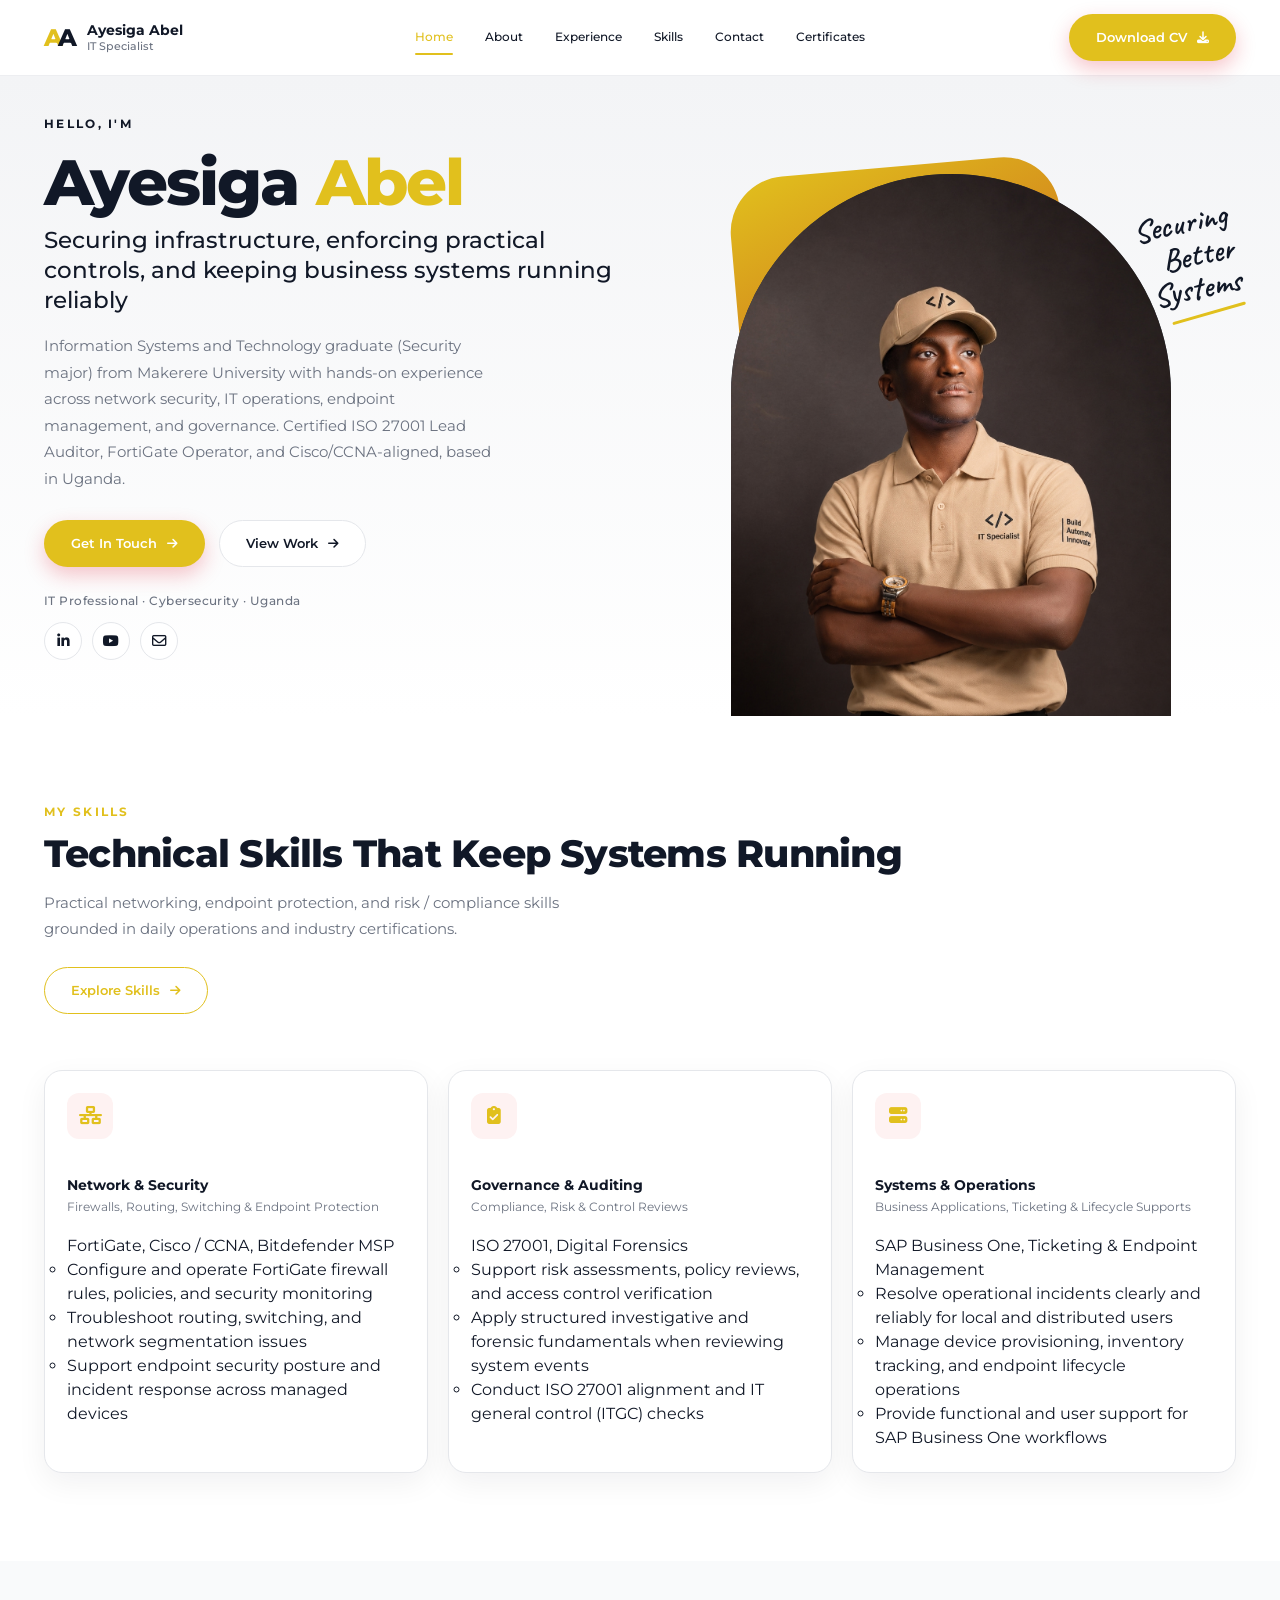
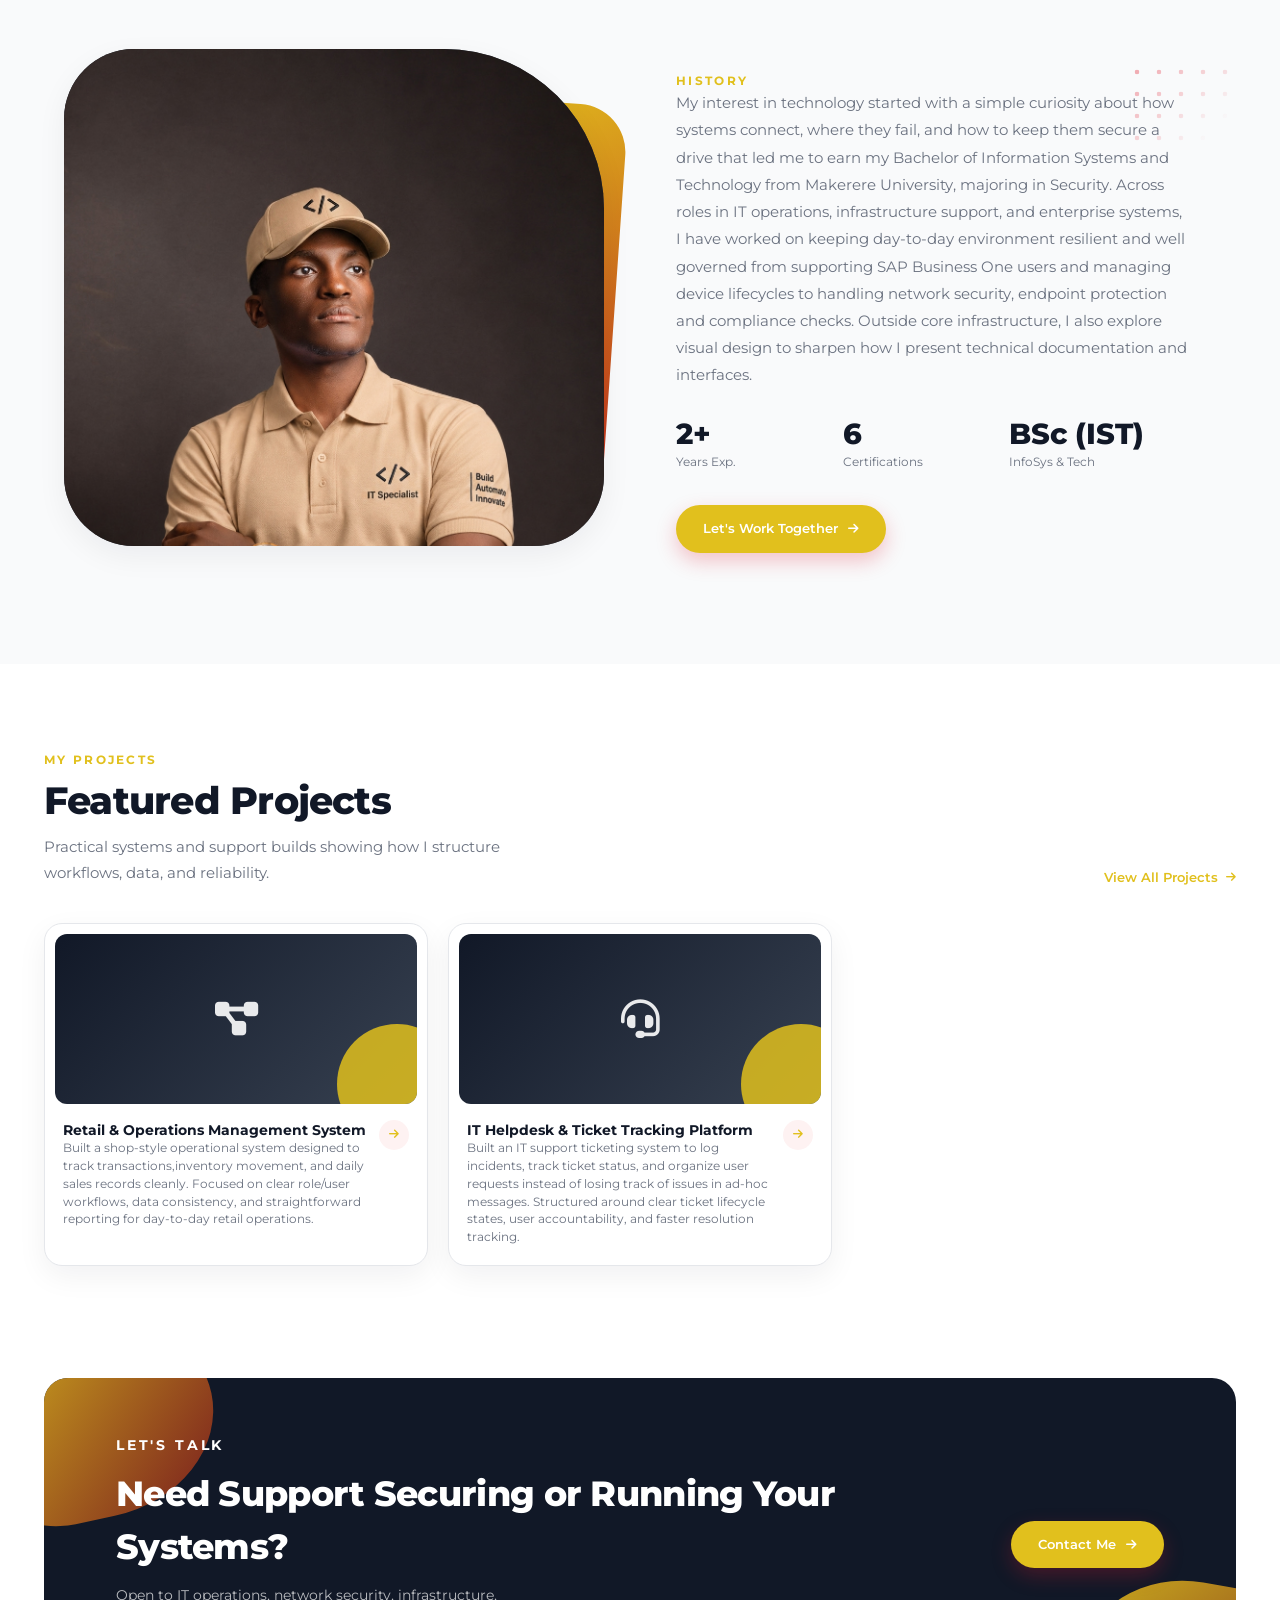
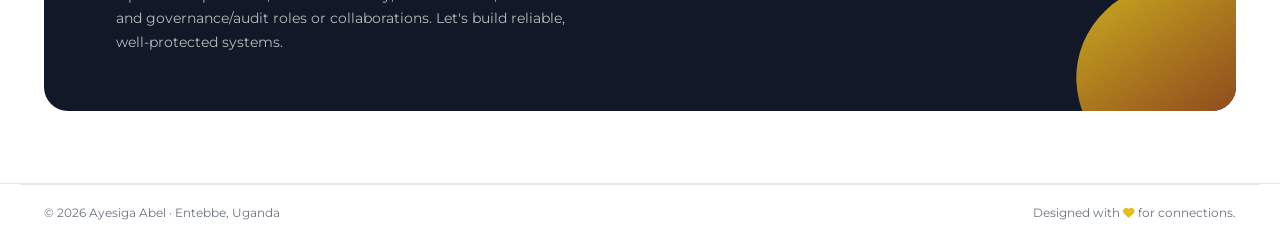
<file: index.html>
<!DOCTYPE html>
<html lang="en">
<head>
    <meta charset="UTF-8">
    <meta name="viewport" content="width=device-width, initial-scale=1.0">
    <title>Ayesiga Abel | Home</title>
    <link rel="stylesheet" href="https://cdnjs.cloudflare.com/ajax/libs/font-awesome/6.4.0/css/all.min.css">
    <link rel="stylesheet" href="portfolio.css">
</head>
<body>

    <header class="site-header">
        <div class="header-inner">
            <a href="index.html" class="brand">
                <span class="brand-mark"><b>A</b><i>A</i></span>
                <span class="brand-text"><strong>Ayesiga Abel</strong><small>IT Specialist</small></span>
            </a>
            <nav class="main-nav" id="main-nav" aria-label="Main">
                <ul class="nav-links">
                    <li><a href="index.html" class="active">Home</a></li>
                    <li><a href="about.html">About</a></li>
                    <li><a href="experience.html">Experience</a></li>
                    <li><a href="skills.html">Skills</a></li>
                    <li><a href="contact.html">Contact</a></li>
                    <li><a href="certificates.html">Certificates</a></li>
                    <!-- TODO: add your CV to the project folder as cv.pdf (or change this link) -->
                    <li class="nav-cta-mobile"><a href="cv.pdf" class="btn btn-red" download>Download CV</a></li>
                </ul>
            </nav>
            <div class="header-actions">
                <!-- TODO: add your CV to the project folder as cv.pdf (or change this link) -->
                <a href="cv.pdf" class="btn btn-red header-cta" download>Download CV <i class="fas fa-download"></i></a>
                <button class="nav-toggle" aria-label="Toggle menu" aria-expanded="false"><i class="fas fa-bars"></i></button>
            </div>
        </div>
    </header>

    <main>

        <!-- ══════════ HERO ══════════ -->
        <section class="hero">
            <div class="hero-inner">
                <div class="hero-copy">
                    <p class="eyebrow">Hello, I'm</p>
                    <h1>Ayesiga <span>Abel</span></h1>
                    <p class="hero-role">Securing infrastructure, enforcing practical controls, and keeping business systems running reliably</p>
                    <p class="hero-desc">
                        Information Systems and Technology graduate (Security major) from Makerere University with hands-on experience across network security, IT operations,
                        endpoint management, and governance. Certified ISO 27001 Lead Auditor, FortiGate Operator, and Cisco/CCNA-aligned, based in Uganda.
                    </p>
                    <div class="hero-ctas">
                        <a href="contact.html" class="btn btn-red">Get In Touch <i class="fas fa-arrow-right"></i></a>
                        <a href="experience.html" class="btn btn-outline">View Work <i class="fas fa-arrow-right"></i></a>
                    </div>
                    <p class="hero-tag">IT Professional · Cybersecurity · Uganda</p>
                    <div class="social-row">
                        <a href="https://www.linkedin.com/in/ayesiiga-abel-2a37b73a5" class="social-icon" target="_blank" rel="noopener noreferrer" aria-label="LinkedIn"><i class="fab fa-linkedin-in"></i></a>
                        <a href="https://www.youtube.com/@AyesiigaAbel" class="social-icon" target="_blank" rel="noopener noreferrer" aria-label="YouTube"><i class="fab fa-youtube"></i></a>
                        <a href="mailto:ayesiigaabel@gmail.com" class="social-icon" aria-label="Email"><i class="far fa-envelope"></i></a>
                    </div>
                </div>

                <div class="hero-visual">
                    <div class="hero-blob"></div>
                    <img class="hero-photo" src="AbelPic.jpg" alt="Ayesiga Abel">
                    <!-- TODO: change this handwritten tagline to your own -->
                    <p class="hero-script script">Securing<br>Better<br>Systems</p>
                   <!-- <a href="#skills" class="scroll-down">Scroll<br>Down <i class="fas fa-arrow-down"></i></a> -->
                </div>
            </div>
        </section>

        <!-- ══════════ SKILLS ══════════ -->
       <section class="section" id="skills">
    <div class="container skills-intro">
        <div>
            <p class="eyebrow red">My Skills</p>
            <h2 class="section-title">Technical Skills That Keep Systems Running</h2>
            <p class="lede">Practical networking, endpoint protection, and risk / compliance skills grounded in daily operations and industry certifications.</p>
            <a href="skills.html" class="btn btn-outline-red">Explore Skills <i class="fas fa-arrow-right"></i></a>
        </div>
        <div class="skill-cards">

            <div class="skill-card">
                <div class="skill-icon"><i class="fas fa-network-wired"></i></div>
                <h3>Network &amp; Security</h3>
                <p>Firewalls, Routing, Switching &amp; Endpoint Protection</p>
                <div class="skill-proof">
                    <div class="skill-tools">
                        <span>FortiGate, </span>
                        <span>Cisco / CCNA, </span>
                        <span>Bitdefender MSP</span>
                    </div>
                    <ul style="list-style-type: circle;">
                        <li>Configure and operate FortiGate firewall rules, policies, and security monitoring</li>
                        <li>Troubleshoot routing, switching, and network segmentation issues</li>
                        <li>Support endpoint security posture and incident response across managed devices</li>
                    </ul>
                </div>
            </div>

            <div class="skill-card">
                <div class="skill-icon"><i class="fas fa-clipboard-check"></i></div>
                <h3>Governance &amp; Auditing</h3>
                <p>Compliance, Risk &amp; Control Reviews</p>
                <div class="skill-proof">
                    <div class="skill-tools">
                        <span>ISO 27001, </span>
                        <span>Digital Forensics</span>
                    </div>
                    <ul style="list-style-type: circle;">
                        <li>Support risk assessments, policy reviews, and access control verification</li>
                        <li>Apply structured investigative and forensic fundamentals when reviewing system events</li>
                        <li>Conduct ISO 27001 alignment and IT general control (ITGC) checks</li>
                    </ul>
                </div>
            </div>

            <div class="skill-card">
                <div class="skill-icon"><i class="fas fa-server"></i></div>
                <h3>Systems &amp; Operations</h3>
                <p>Business Applications, Ticketing &amp; Lifecycle Supports</p>
                <div class="skill-proof">
                    <div class="skill-tools">
                        <span>SAP Business One, </span>
                        <span>Ticketing &amp;</span>
                        <span>Endpoint Management</span>
                    </div>
                   <ul style="list-style-type: circle;">
                        <li>Resolve operational incidents clearly and reliably for local and distributed users</li>
                        <li>Manage device provisioning, inventory tracking, and endpoint lifecycle operations</li>
                        <li>Provide functional and user support for SAP Business One workflows</li>
                    </ul>
                </div>
            </div>

        </div>
    </div>
</section>

        <!-- ══════════ ABOUT ══════════ -->
        <section class="section alt">
            <div class="container about-split">
                <div class="about-visual">
                    <div class="about-red"></div>
                    <!-- TODO: swap Test_P.jpg for a second photo (e.g. you at work) if you have one -->
                    <img class="about-photo" src="AbelPic.jpg" alt="Ayesiga Abel at work">
                    <!-- TODO: change the handwritten callout -->
                  <!--  <p class="about-callout script">Security<br>Minded <i class="fas fa-arrow-down"></i></p>
                    <div class="exp-badge">
                        <div class="ico"><i class="fas fa-briefcase"></i></div>
                        <div><strong>2+</strong><span>Years of Experience</span></div>
                    </div>-->
                </div>

                <div class="about-copy">
                    <div class="dots"></div>
                    <p class="eyebrow red">History</p>
                    <p class="bio">
                        My interest in technology started with a simple curiosity about how systems connect, where they fail, and how to keep them secure 
                        a drive that led me to earn my Bachelor of Information Systems and Technology from Makerere University, majoring in Security.
                        Across roles in IT operations, infrastructure support, and enterprise systems,<br> I have worked on keeping day-to-day environment
                        resilient and well governed from supporting SAP Business One users and managing device lifecycles to handling network security,
                        endpoint protection and compliance checks. Outside core infrastructure, I also explore visual design to sharpen how I present
                        technical documentation and interfaces.</p>
                    </p>
                    <div class="stats-row">
                        <div><strong>2+</strong><span>Years Exp.</span></div>
                        <div><strong>6</strong><span>Certifications</span></div>
                        <div><strong>BSc (IST)</strong><span>InfoSys &amp; Tech</span></div>
                    </div>
                    <a href="contact.html" class="btn btn-red">Let's Work Together <i class="fas fa-arrow-right"></i></a>
                </div>
            </div>
        </section>

        <!-- ══════════ FEATURED PROJECTS ══════════ -->
        <section class="section">
            <div class="container">
                <div class="section-head">
                    <div>
                        <p class="eyebrow red">My Projects</p>
                        <h2 class="section-title">Featured Projects</h2>
                        <p class="lede">Practical systems and support builds showing how I structure workflows, data, and reliability.</p>
                    </div>
                    <a href="skills.html#projects" class="text-link">View All Projects <i class="fas fa-arrow-right"></i></a>
                </div>

                <div class="work-grid">
                    <a href="skills.html#projects" class="work-card">
                        <div class="work-thumb"><i class="fas fa-diagram-project"></i></div>
                        <div class="work-body">
                            <div><h3>Retail & Operations Management System</h3><p>Built a shop-style operational system 
                                 designed to track transactions,inventory movement, and daily sales records cleanly.
                                 Focused on clear role/user workflows, data consistency, and straightforward
                                reporting for day-to-day retail operations.
                            </p></div>
                            <span class="work-arrow"><i class="fas fa-arrow-right"></i></span>
                        </div>
                    </a>
                    <a href="skills.html#projects" class="work-card">
                        <div class="work-thumb"><i class="fas fa-headset"></i></div>
                        <div class="work-body">
                            <div><h3>IT Helpdesk & Ticket Tracking Platform</h3><p>Built an IT support ticketing system
                                to log incidents, track ticket status, and organize user requests instead of losing track
                                of issues in ad-hoc messages. Structured around clear ticket lifecycle states, user 
                                accountability, and faster resolution tracking.</p></div>
                            <span class="work-arrow"><i class="fas fa-arrow-right"></i></span>
                        </div>
                                        </a> 

                    <!--
                    PLACEHOLDER CARDS (add back when you have real projects)
                    <a href="skills.html#projects" class="work-card"> ... </a>
                    <a href="skills.html#projects" class="work-card"> ... </a>
                    -->
                </div>   <!-- .work-grid -->
            </div>       <!-- .container -->
        </section>

        <!-- ══════════ CTA BANNER ══════════ -->
        <section class="cta-wrap">
            <div class="container">
                <div class="cta-banner">
                    <div class="cta-copy">
                        <p class="eyebrow">Let's Talk</p>
                        <h2>Need Support Securing or Running Your Systems?</h2>
                        <p>Open to IT operations, network security, infrastructure,<br>
                         and governance/audit roles or collaborations. Let's build reliable, well-protected systems.</p>
                    </div>
                    <a href="contact.html" class="btn btn-red">Contact Me <i class="fas fa-arrow-right"></i></a>
                </div>
            </div>
        </section>

    </main>

    <footer class="site-footer">
        <div class="container footer-bottom">
            <p>&copy; 2026 Ayesiga Abel · Entebbe, Uganda</p>
            <p>Designed with <i class="fas fa-heart"></i> for connections.</p>
        </div>
    </footer>

    <script src="site.js"></script>
</body>
</html>
</file>
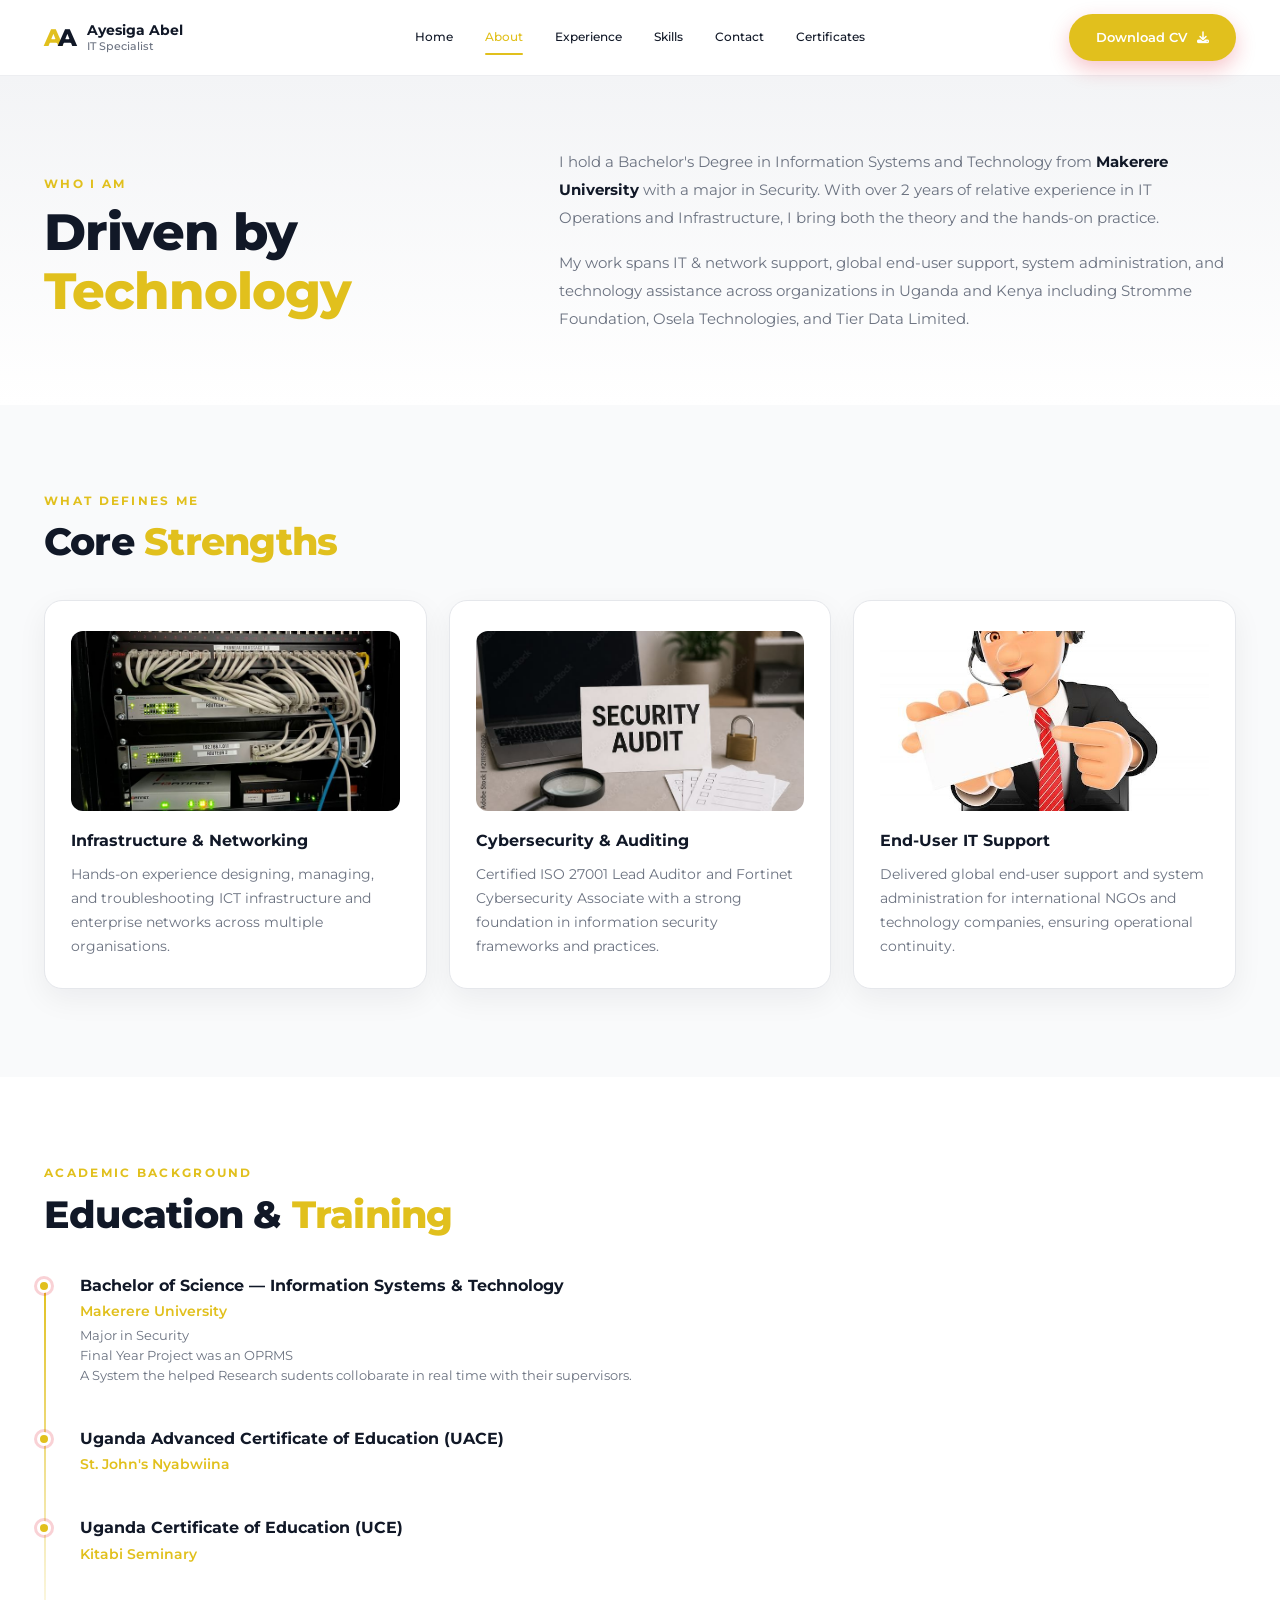
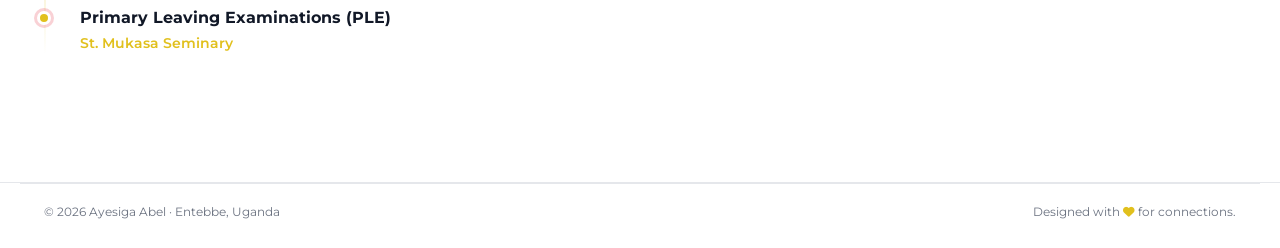
<file: about.html>
<!DOCTYPE html>
<html lang="en">
<head>
    <meta charset="UTF-8">
    <meta name="viewport" content="width=device-width, initial-scale=1.0">
    <title>Ayesiga Abel | About</title>
    <link rel="stylesheet" href="https://cdnjs.cloudflare.com/ajax/libs/font-awesome/6.4.0/css/all.min.css">
    <link rel="stylesheet" href="portfolio.css">
</head>
<body>

    <header class="site-header">
        <div class="header-inner">
            <a href="index.html" class="brand">
                <span class="brand-mark"><b>A</b><i>A</i></span>
                <span class="brand-text"><strong>Ayesiga Abel</strong><small>IT Specialist</small></span>
            </a>
            <nav class="main-nav" id="main-nav" aria-label="Main">
                <ul class="nav-links">
                    <li><a href="index.html">Home</a></li>
                    <li><a href="about.html" class="active">About</a></li>
                    <li><a href="experience.html">Experience</a></li>
                    <li><a href="skills.html">Skills</a></li>
                    <li><a href="contact.html">Contact</a></li>
                    <li><a href="certificates.html">Certificates</a></li>
                    <!-- TODO: add your CV to the project folder as cv.pdf (or change this link) -->
                    <li class="nav-cta-mobile"><a href="cv.pdf" class="btn btn-red" download>Download CV</a></li>
                </ul>
            </nav>
            <div class="header-actions">
                <!-- TODO: add your CV to the project folder as cv.pdf (or change this link) -->
                <a href="cv.pdf" class="btn btn-red header-cta" download>Download CV <i class="fas fa-download"></i></a>
                <button class="nav-toggle" aria-label="Toggle menu" aria-expanded="false"><i class="fas fa-bars"></i></button>
            </div>
        </div>
    </header>

    <main>

        <!-- Hero banner -->
        <section class="page-head">
            <div class="container page-head-split">
                <div>
                    <p class="eyebrow red">Who I Am</p>
                    <h1 class="section-title">Driven by <em>Technology</em></h1>
                </div>
                <div>
                    <p class="about-intro">
                        I hold a Bachelor's Degree in Information Systems and Technology from
                        <strong>Makerere University</strong> with a major in Security. With over 2 years 
                        of relative experience in IT Operations and Infrastructure, I bring both the
                        theory and the hands-on practice.
                    </p>
                    <p class="about-intro">
                        My work spans IT &amp; network support, global end-user support, system
                        administration, and technology assistance across organizations in Uganda and
                        Kenya including Stromme Foundation, Osela Technologies, and Tier Data Limited.
                    </p>
                </div>
            </div>
        </section>

        <!-- Highlights -->
        <section class="section alt">
            <div class="container">
                <p class="eyebrow red">What Defines Me</p>
                <h2 class="section-title">Core <em>Strengths</em></h2>
                <div class="highlight-grid">
                    <div class="highlight-card">
                        <div class="highlight-media">
                            <!-- TODO: add your photo as images/strength-infrastructure.jpg -->
                            <img src="images/strength-infrastructure.jpg" alt="Infrastructure &amp; Networking" onerror="this.style.display='none'; this.nextElementSibling.style.display='grid';">
                            <div class="ico" style="display:none;"><i class="fas fa-network-wired"></i></div>
                        </div>
                        <h3>Infrastructure &amp; Networking</h3>
                        <p>Hands-on experience designing, managing, and troubleshooting ICT infrastructure and enterprise networks across multiple organisations.</p>
                    </div>
                    <div class="highlight-card">
                        <div class="highlight-media">
                            <!-- TODO: add your photo as images/strength-cybersecurity.jpg -->
                            <img src="images/strength-cybersecurity.jpg" alt="Cybersecurity &amp; Auditing" onerror="this.style.display='none'; this.nextElementSibling.style.display='grid';">
                            <div class="ico" style="display:none;"><i class="fas fa-shield-alt"></i></div>
                        </div>
                        <h3>Cybersecurity &amp; Auditing</h3>
                        <p>Certified ISO 27001 Lead Auditor and Fortinet Cybersecurity Associate with a strong foundation in information security frameworks and practices.</p>
                    </div>
                    <div class="highlight-card">
                        <div class="highlight-media">
                            <!-- TODO: add your photo as images/strength-support.jpg -->
                            <img src="images/strength-support.jpg" alt="End-User IT Support" onerror="this.style.display='none'; this.nextElementSibling.style.display='grid';">
                            <div class="ico" style="display:none;"><i class="fas fa-headset"></i></div>
                        </div>
                        <h3>End-User IT Support</h3>
                        <p>Delivered global end-user support and system administration for international NGOs and technology companies, ensuring operational continuity.</p>
                    </div>
                </div>
            </div>
        </section>

        <!-- Education -->
        <section class="section">
            <div class="container">
                <p class="eyebrow red">Academic Background</p>
                <h2 class="section-title">Education &amp; <em>Training</em></h2>
                <div class="edu-timeline">
                    <div class="edu-item">
                        <div class="edu-degree">Bachelor of Science — Information Systems &amp; Technology</div>
                        <div class="edu-school">Makerere University</div>
                        <div class="edu-detail">Major in Security</div> 
                        <div class="edu-detail">Final Year Project was an OPRMS</div>
                        <div class="edu-detail">A System the helped Research sudents collobarate in real time with their supervisors.</div>
                    </div>
                    <div class="edu-item">
                        <div class="edu-degree">Uganda Advanced Certificate of Education (UACE)</div>
                        <div class="edu-school">St. John's Nyabwiina</div>
                    </div>
                    <div class="edu-item">
                        <div class="edu-degree">Uganda Certificate of Education (UCE)</div>
                        <div class="edu-school">Kitabi Seminary</div>
                    </div>
                    <div class="edu-item">
                        <div class="edu-degree">Primary Leaving Examinations (PLE)</div>
                        <div class="edu-school">St. Mukasa Seminary</div>
                    </div>
                </div>
            </div>
        </section>

    </main>

  
    <footer class="site-footer">
        <div class="container footer-bottom">
            <p>&copy; 2026 Ayesiga Abel · Entebbe, Uganda</p>
            <p>Designed with <i class="fas fa-heart"></i> for connections.</p>
        </div>
    </footer>

    <script src="site.js"></script>
</body>
</html>
</file>
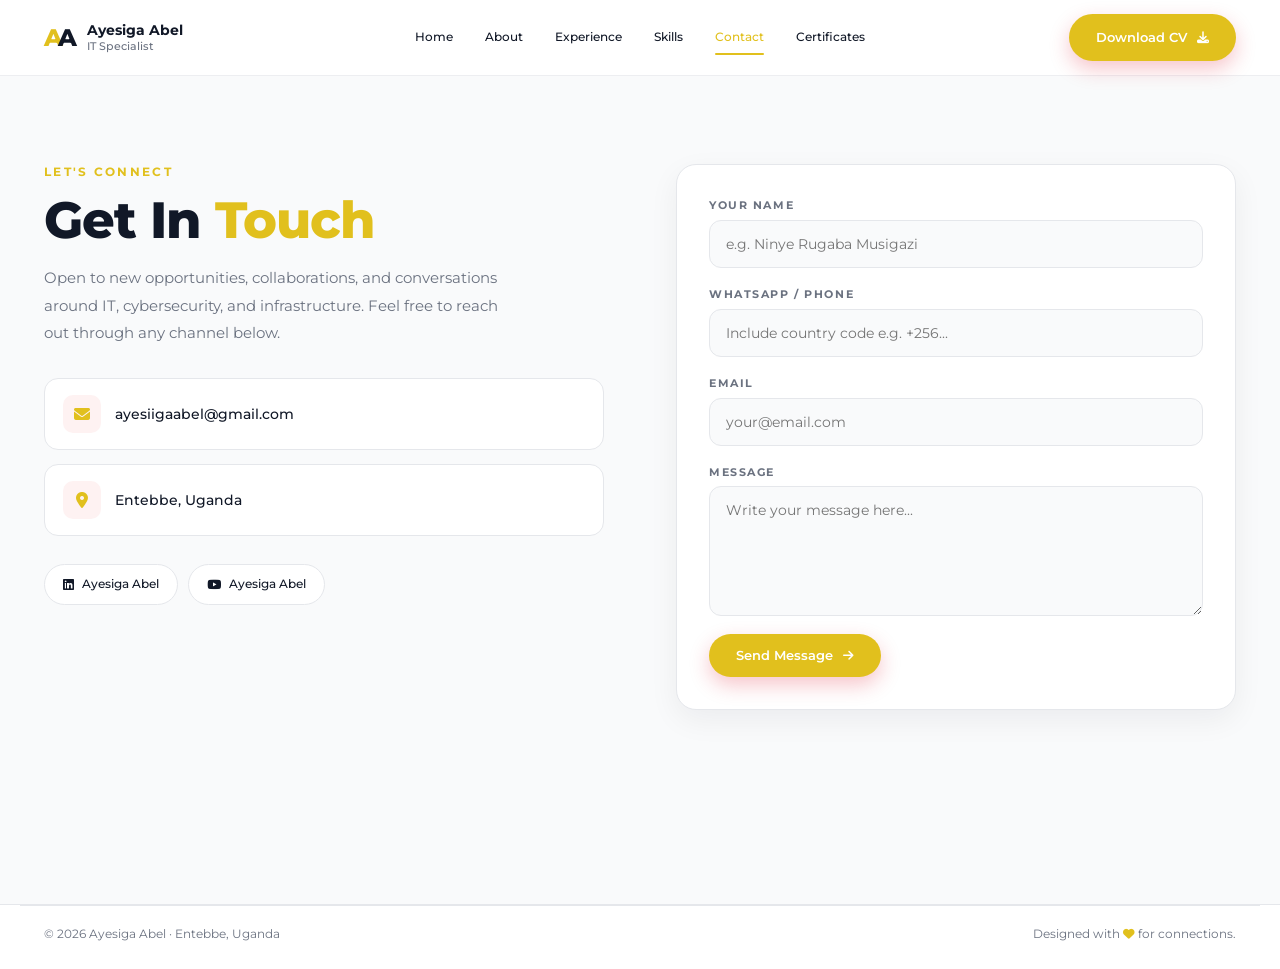
<file: contact.html>
<!DOCTYPE html>
<html lang="en">
<head>
    <meta charset="UTF-8">
    <meta name="viewport" content="width=device-width, initial-scale=1.0">
    <title>Ayesiga Abel | Contact</title>
    <link rel="stylesheet" href="https://cdnjs.cloudflare.com/ajax/libs/font-awesome/6.4.0/css/all.min.css">
    <link rel="stylesheet" href="portfolio.css">
</head>
<body>

    <header class="site-header">
        <div class="header-inner">
            <a href="index.html" class="brand">
                <span class="brand-mark"><b>A</b><i>A</i></span>
                <span class="brand-text"><strong>Ayesiga Abel</strong><small>IT Specialist</small></span>
            </a>
            <nav class="main-nav" id="main-nav" aria-label="Main">
                <ul class="nav-links">
                    <li><a href="index.html">Home</a></li>
                    <li><a href="about.html">About</a></li>
                    <li><a href="experience.html">Experience</a></li>
                    <li><a href="skills.html">Skills</a></li>
                    <li><a href="contact.html" class="active">Contact</a></li>
                    <li><a href="certificates.html">Certificates</a></li>
                    <!-- TODO: add your CV to the project folder as cv.pdf (or change this link) -->
                    <li class="nav-cta-mobile"><a href="cv.pdf" class="btn btn-red" download>Download CV</a></li>
                </ul>
            </nav>
            <div class="header-actions">
                <!-- TODO: add your CV to the project folder as cv.pdf (or change this link) -->
                <a href="cv.pdf" class="btn btn-red header-cta" download>Download CV <i class="fas fa-download"></i></a>
                <button class="nav-toggle" aria-label="Toggle menu" aria-expanded="false"><i class="fas fa-bars"></i></button>
            </div>
        </div>
    </header>

    <main>
        <section class="section alt" style="min-height:calc(100vh - 72px);">
            <div class="container contact-layout">

                <!-- Left: info & socials -->
                <div>
                    <p class="eyebrow red">Let's Connect</p>
                    <h1 class="section-title" style="font-size:clamp(2.1rem,4vw,3.2rem);">Get In <em>Touch</em></h1>
                    <p class="contact-desc">
                        Open to new opportunities, collaborations, and conversations around IT,
                        cybersecurity, and infrastructure. Feel free to reach out through any channel below.
                    </p>

                    <div class="contact-info">
                        <div class="contact-row">
                            <i class="fas fa-envelope"></i>
                            <span>ayesiigaabel@gmail.com</span>
                        </div>
                        <div class="contact-row">
                            <i class="fas fa-map-marker-alt"></i>
                            <span>Entebbe, Uganda</span>
                        </div>
                    </div>
                    <div class="socials">
                        <!--
                        <a href="#" class="social-btn"><i class="fab fa-twitter"></i> mren_kabs</a>
                        <a href="#" class="social-btn"><i class="fab fa-linkedin"></i> Ayesiga Abel</a>
                        <a href="#" class="social-btn"><i class="fab fa-youtube"></i> Ayesiga Abel</a>
                        <a href="#" class="social-btn"><i class="fab fa-instagram"></i> mren-kabs</a>
                        -->
                        <!--
                        <a href="https://twitter.com/mren_kabs" class="social-btn" target="_blank" rel="noopener noreferrer">
                            <i class="fab fa-twitter"></i> mren_kabs
                        </a>
                        -->
                        <a href="https://www.linkedin.com/in/ayesiiga-abel-2a37b73a5" class="social-btn" target="_blank" rel="noopener noreferrer">
                            <i class="fab fa-linkedin"></i> Ayesiga Abel
                        </a>

                        <a href="https://www.youtube.com/@AyesiigaAbel" class="social-btn" target="_blank" rel="noopener noreferrer">
                            <i class="fab fa-youtube"></i> Ayesiga Abel
                        </a>
                        <!--
                        <a href="https://www.instagram.com/mren_kabs" class="social-btn" target="_blank" rel="noopener noreferrer">
                            <i class="fab fa-instagram"></i> mren-kabs
                        </a>
                        -->
                    </div>
                </div>

                <!-- Right: form -->
                <div>
                    <!-- ✅ Replace YOUR_FORM_ID with the ID from formspree.io/dashboard -->
                    <form class="contact-form" action="https://formspree.io/f/xyklvzkb" method="POST">

                        <div class="form-group">
                            <label for="name">Your Name</label>
                            <input type="text" id="name" name="name" placeholder="e.g. Ninye Rugaba Musigazi" required>
                        </div>
                        <div class="form-group">
                            <label for="phone">WhatsApp / Phone</label>
                            <input type="tel" id="phone" name="phone" placeholder="Include country code e.g. +256...">
                        </div>
                        <div class="form-group">
                            <label for="email">Email</label>
                            <input type="email" id="email" name="email" placeholder="your@email.com" required>
                        </div>
                        <div class="form-group">
                            <label for="message">Message</label>
                            <textarea id="message" name="message" placeholder="Write your message here..." required></textarea>
                        </div>

                        <!-- Formspree honeypot spam filter -->
                        <input type="text" name="_gotcha" style="display:none">

                        <!-- Redirect back to contact page after submission -->
                        <input type="hidden" name="_next" value="contact.html?sent=true">

                        <button type="submit" class="btn btn-red" style="align-self:flex-start;">Send Message <i class="fas fa-arrow-right"></i></button>
                    </form>

                    <!-- Success message shown after redirect -->
                    <div id="success-msg" class="success-msg">
                        &#10003; Your message was sent! I'll get back to you soon.
                    </div>
                </div>

            </div>
        </section>
    </main>

  
    <footer class="site-footer">
        <div class="container footer-bottom">
            <p>&copy; 2026 Ayesiga Abel · Entebbe, Uganda</p>
            <p>Designed with <i class="fas fa-heart"></i> for connections.</p>
        </div>
    </footer>

    <script src="site.js"></script>
    <script>
        if (window.location.search.includes('sent=true')) {
            document.getElementById('success-msg').style.display = 'block';
            document.querySelector('.contact-form').style.display = 'none';
        }
    </script>

</body>
</html>
</file>
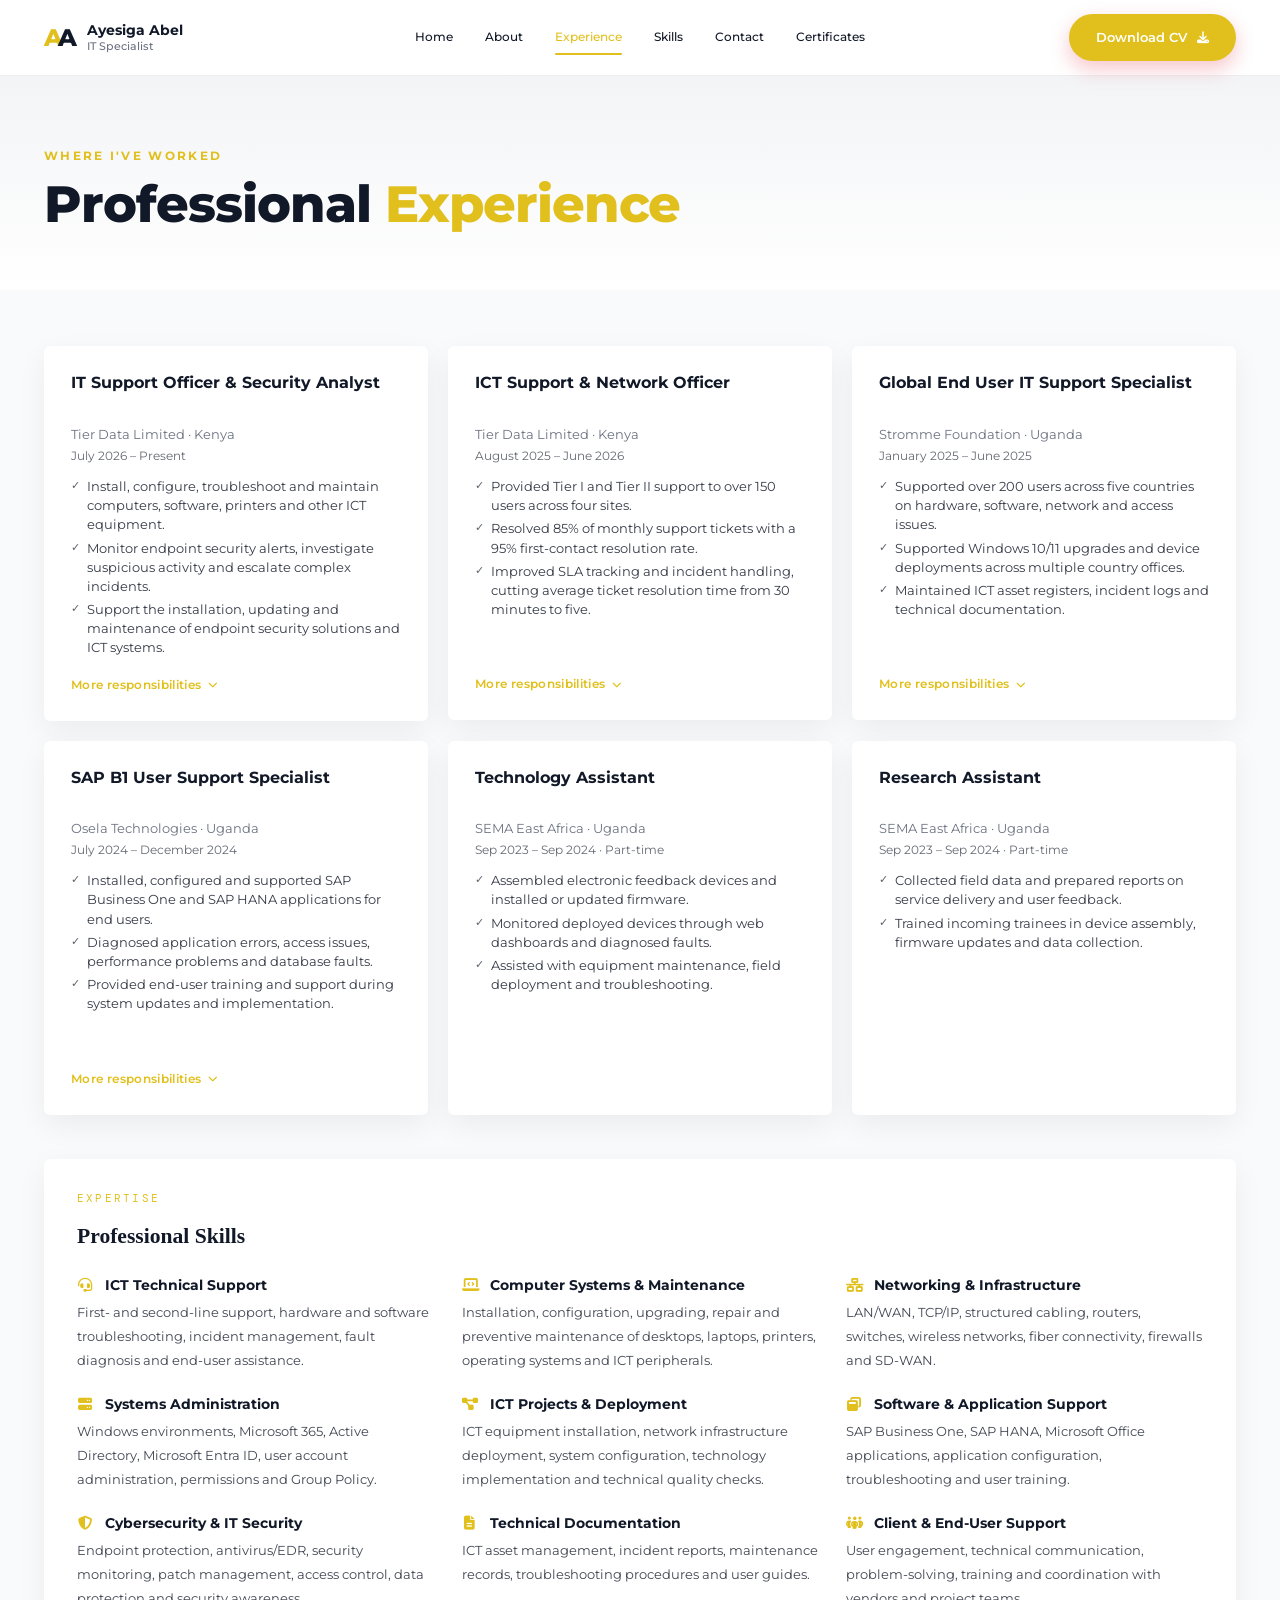
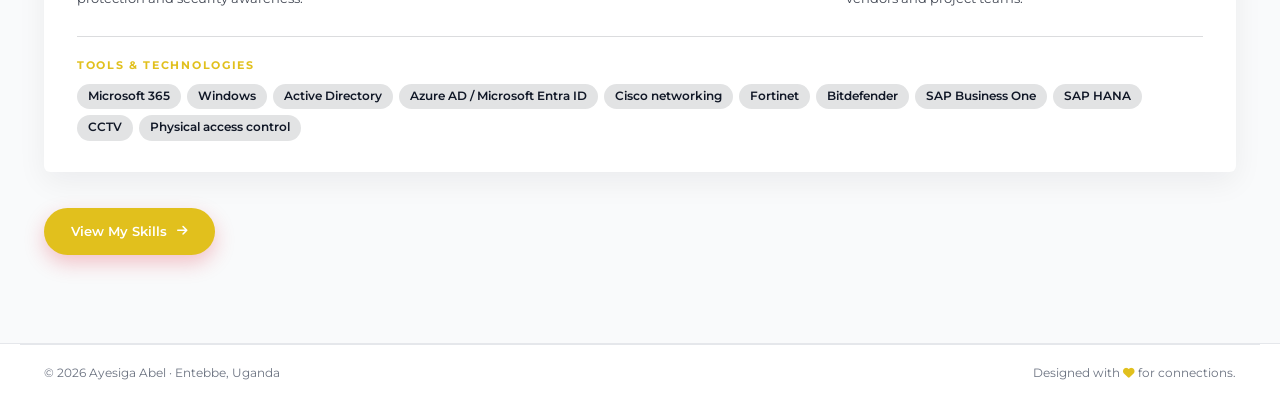
<file: experience.html>
<!DOCTYPE html>
<html lang="en">
<head>
    <meta charset="UTF-8">
    <meta name="viewport" content="width=device-width, initial-scale=1.0">
    <title>Ayesiga Abel | Experience</title>
    <link rel="stylesheet" href="https://cdnjs.cloudflare.com/ajax/libs/font-awesome/6.4.0/css/all.min.css">
    <link rel="stylesheet" href="portfolio.css">
    <style>
        /* ── Grid: each card keeps its own height when opened ── */
        .exp-grid {
            align-items: start;
        }

        /* ── Compact role cards ── */
        .exp-card {
            display: flex;
            flex-direction: column;
            padding: 24px 26px;
        }
        .exp-title { min-height: 2.8em; }
        .exp-dates {
            font-size: 0.72rem;
            opacity: 0.65;
            margin-top: 3px;
        }
        .exp-points {
            list-style: none;
            padding: 0;
            margin: 12px 0 0;
        }
        .exp-points li {
            position: relative;
            padding-left: 16px;
            font-size: 0.8rem;
            line-height: 1.5;
            margin-bottom: 4px;
            opacity: 0.85;
        }
        .exp-points li::before {
            content: "✓";
            position: absolute;
            left: 0;
            top: 0;
            font-size: 0.68rem;
            opacity: 0.8;
        }

        /* ── "More responsibilities" expander ── */
        .exp-more { margin-top: auto; padding-top: 10px; }
        .exp-more summary {
            cursor: pointer;
            font-size: 0.75rem;
            font-weight: 600;
            letter-spacing: 0.03em;
            list-style: none;
            display: inline-flex;
            align-items: center;
            gap: 6px;
            color: var(--red, inherit);
        }
        .exp-more summary::-webkit-details-marker { display: none; }
        .exp-more summary::after {
            content: "\f078";
            font-family: "Font Awesome 6 Free";
            font-weight: 900;
            font-size: 0.6rem;
            transition: transform 0.2s;
        }
        .exp-more[open] summary::after { transform: rotate(180deg); }
        .exp-more .exp-points { margin-top: 8px; }

        /* ── Professional Skills (horizontal card) ── */
        .skills-wide-card {
            margin: 30px 0 36px;
            padding: 30px 32px;
        }
        .skills-wide-title {
            font-family: 'Playfair Display', serif;
            font-size: 1.35rem;
            margin: 4px 0 22px;
        }
        .skills-wide-grid {
            display: grid;
            grid-template-columns: repeat(3, 1fr);
            gap: 22px 28px;
        }
        .skills-wide-item strong {
            display: block;
            font-size: 0.88rem;
            margin-bottom: 4px;
        }
        .skills-wide-item strong i {
            margin-right: 8px;
            color: var(--red, inherit);
            width: 16px;
            text-align: center;
        }
        .skills-wide-item span {
            font-size: 0.8rem;
            line-height: 1.6;
            opacity: 0.8;
        }
        .skills-wide-tools {
            margin-top: 26px;
            padding-top: 20px;
            border-top: 1px solid color-mix(in srgb, currentColor 15%, transparent);
        }
        .skills-wide-tools-label {
            display: block;
            font-size: 0.7rem;
            font-weight: 700;
            letter-spacing: 0.15em;
            text-transform: uppercase;
            margin-bottom: 10px;
            color: var(--red, inherit);
        }
        .skills-wide-tools .tool-chips {
            display: flex;
            flex-wrap: wrap;
            gap: 6px;
        }
        .skills-wide-tools .tool-chips span {
            font-size: 0.72rem;
            font-weight: 600;
            padding: 4px 11px;
            border-radius: 20px;
            background: color-mix(in srgb, currentColor 12%, transparent);
        }

        @media (max-width: 900px) {
            .skills-wide-grid { grid-template-columns: repeat(2, 1fr); }
        }
        @media (max-width: 600px) {
            .skills-wide-card { padding: 24px 20px; }
            .skills-wide-grid { grid-template-columns: 1fr; }
        }
    </style>
</head>
<body>

    <header class="site-header">
        <div class="header-inner">
            <a href="index.html" class="brand">
                <span class="brand-mark"><b>A</b><i>A</i></span>
                <span class="brand-text"><strong>Ayesiga Abel</strong><small>IT Specialist</small></span>
            </a>
            <nav class="main-nav" id="main-nav" aria-label="Main">
                <ul class="nav-links">
                    <li><a href="index.html">Home</a></li>
                    <li><a href="about.html">About</a></li>
                    <li><a href="experience.html" class="active">Experience</a></li>
                    <li><a href="skills.html">Skills</a></li>
                    <li><a href="contact.html">Contact</a></li>
                    <li><a href="certificates.html">Certificates</a></li>
                    <!-- TODO: add your CV to the project folder as cv.pdf (or change this link) -->
                    <li class="nav-cta-mobile"><a href="cv.pdf" class="btn btn-red" download>Download CV</a></li>
                </ul>
            </nav>
            <div class="header-actions">
                <!-- TODO: add your CV to the project folder as cv.pdf (or change this link) -->
                <a href="cv.pdf" class="btn btn-red header-cta" download>Download CV <i class="fas fa-download"></i></a>
                <button class="nav-toggle" aria-label="Toggle menu" aria-expanded="false"><i class="fas fa-bars"></i></button>
            </div>
        </div>
    </header>

    <main>
        <section class="page-head">
            <div class="container">
                <p class="eyebrow red">Where I've Worked</p>
                <h1 class="section-title">Professional <em>Experience</em></h1>
            </div>
        </section>

        <section class="section alt" style="padding-top:56px;">
            <div class="container">
                <div class="exp-grid" style="margin-top:0;">

                    <!-- 01 · Tier Data — current role -->
                    <div class="exp-card">
                        <div class="exp-title">IT Support Officer &amp; Security Analyst</div>
                        <div class="exp-company">Tier Data Limited · Kenya</div>
                        <div class="exp-dates">July 2026 – Present</div>
                        <ul class="exp-points">
                            <li>Install, configure, troubleshoot and maintain computers, software, printers and other ICT equipment.</li>
                            <li>Monitor endpoint security alerts, investigate suspicious activity and escalate complex incidents.</li>
                            <li>Support the installation, updating and maintenance of endpoint security solutions and ICT systems.</li>
                        </ul>
                        <details class="exp-more">
                            <summary>More responsibilities</summary>
                            <ul class="exp-points">
                                <li>Diagnose and resolve hardware, software, peripheral and network connectivity issues for reliable service delivery.</li>
                                <li>Troubleshoot user access, application and system performance issues, keeping accurate technical documentation.</li>
                                <li>Run user training and cybersecurity awareness sessions to promote secure technology practices.</li>
                                <li>Perform preventive maintenance and routine checks on computers, network devices and ICT infrastructure.</li>
                            </ul>
                        </details>
                    </div>

                    <!-- 02 · Tier Data — earlier role -->
                    <div class="exp-card">
                        <div class="exp-title">ICT Support &amp; Network Officer</div>
                        <div class="exp-company">Tier Data Limited · Kenya</div>
                        <div class="exp-dates">August 2025 – June 2026</div>
                        <ul class="exp-points">
                            <li>Provided Tier I and Tier II support to over 150 users across four sites.</li>
                            <li>Resolved 85% of monthly support tickets with a 95% first-contact resolution rate.</li>
                            <li>Improved SLA tracking and incident handling, cutting average ticket resolution time from 30 minutes to five.</li>
                        </ul>
                        <details class="exp-more">
                            <summary>More responsibilities</summary>
                            <ul class="exp-points">
                                <li>Installed, configured and maintained computers, network devices and ICT equipment across multiple sites.</li>
                                <li>Installed and supported LAN, fiber, routers, switches, firewalls and SD-WAN infrastructure.</li>
                                <li>Configured user accounts, Group Policy Objects (GPOs), endpoint updates and security settings.</li>
                                <li>Coordinated network installations, structured cabling and equipment deployment at office and residential sites.</li>
                                <li>Prepared technical reports, documented troubleshooting procedures and coordinated with vendors and contractors.</li>
                            </ul>
                        </details>
                    </div>

                    <!-- 03 · Stromme Foundation -->
                    <div class="exp-card">
                        <div class="exp-title">Global End User IT Support Specialist</div>
                        <div class="exp-company">Stromme Foundation · Uganda</div>
                        <div class="exp-dates">January 2025 – June 2025</div>
                        <ul class="exp-points">
                            <li>Supported over 200 users across five countries on hardware, software, network and access issues.</li>
                            <li>Supported Windows 10/11 upgrades and device deployments across multiple country offices.</li>
                            <li>Maintained ICT asset registers, incident logs and technical documentation.</li>
                        </ul>
                        <details class="exp-more">
                            <summary>More responsibilities</summary>
                            <ul class="exp-points">
                                <li>Installed, configured, upgraded and maintained desktops, laptops, printers and office ICT equipment.</li>
                                <li>Provided first- and second-line support for hardware, software, OS and network issues.</li>
                                <li>Installed and troubleshot wired and wireless networks and meeting-room equipment.</li>
                                <li>Developed user guides and trained staff on ICT equipment and basic troubleshooting.</li>
                                <li>Assisted with equipment requisitions, deployment planning and monthly technical reporting.</li>
                            </ul>
                        </details>
                    </div>

                    <!-- 04 · Osela Technologies -->
                    <div class="exp-card">
                        <div class="exp-title">SAP B1 User Support Specialist</div>
                        <div class="exp-company">Osela Technologies · Uganda</div>
                        <div class="exp-dates">July 2024 – December 2024</div>
                        <ul class="exp-points">
                            <li>Installed, configured and supported SAP Business One and SAP HANA applications for end users.</li>
                            <li>Diagnosed application errors, access issues, performance problems and database faults.</li>
                            <li>Provided end-user training and support during system updates and implementation.</li>
                        </ul>
                        <details class="exp-more">
                            <summary>More responsibilities</summary>
                            <ul class="exp-points">
                                <li>Assisted with software implementation, system configuration and testing.</li>
                                <li>Gathered user requirements and supported ICT solution configuration.</li>
                                <li>Prepared technical documentation and worked with consultants and project teams.</li>
                            </ul>
                        </details>
                    </div>

                    <!-- 05 · SEMA — Technology Assistant -->
                    <div class="exp-card">
                        <div class="exp-title">Technology Assistant</div>
                        <div class="exp-company">SEMA East Africa · Uganda</div>
                        <div class="exp-dates">Sep 2023 – Sep 2024 · Part-time</div>
                        <ul class="exp-points">
                            <li>Assembled electronic feedback devices and installed or updated firmware.</li>
                            <li>Monitored deployed devices through web dashboards and diagnosed faults.</li>
                            <li>Assisted with equipment maintenance, field deployment and troubleshooting.</li>
                        </ul>
                    </div>

                    <!-- 06 · SEMA — Research Assistant -->
                    <div class="exp-card">
                        <div class="exp-title">Research Assistant</div>
                        <div class="exp-company">SEMA East Africa · Uganda</div>
                        <div class="exp-dates">Sep 2023 – Sep 2024 · Part-time</div>
                        <ul class="exp-points">
                            <li>Collected field data and prepared reports on service delivery and user feedback.</li>
                            <li>Trained incoming trainees in device assembly, firmware updates and data collection.</li>
                        </ul>
                    </div>

                </div>

                <!-- Professional Skills (horizontal card) -->
                <div class="skills-wide-card exp-card">
                    <div class="skills-wide-head">
                        <div class="exp-num">EXPERTISE</div>
                        <h2 class="skills-wide-title">Professional Skills</h2>
                    </div>

                    <div class="skills-wide-grid">
                        <div class="skills-wide-item">
                            <strong><i class="fas fa-headset"></i> ICT Technical Support</strong>
                            <span>First- and second-line support, hardware and software troubleshooting, incident management, fault diagnosis and end-user assistance.</span>
                        </div>
                        <div class="skills-wide-item">
                            <strong><i class="fas fa-laptop-code"></i> Computer Systems &amp; Maintenance</strong>
                            <span>Installation, configuration, upgrading, repair and preventive maintenance of desktops, laptops, printers, operating systems and ICT peripherals.</span>
                        </div>
                        <div class="skills-wide-item">
                            <strong><i class="fas fa-network-wired"></i> Networking &amp; Infrastructure</strong>
                            <span>LAN/WAN, TCP/IP, structured cabling, routers, switches, wireless networks, fiber connectivity, firewalls and SD-WAN.</span>
                        </div>
                        <div class="skills-wide-item">
                            <strong><i class="fas fa-server"></i> Systems Administration</strong>
                            <span>Windows environments, Microsoft 365, Active Directory, Microsoft Entra ID, user account administration, permissions and Group Policy.</span>
                        </div>
                        <div class="skills-wide-item">
                            <strong><i class="fas fa-diagram-project"></i> ICT Projects &amp; Deployment</strong>
                            <span>ICT equipment installation, network infrastructure deployment, system configuration, technology implementation and technical quality checks.</span>
                        </div>
                        <div class="skills-wide-item">
                            <strong><i class="fas fa-window-restore"></i> Software &amp; Application Support</strong>
                            <span>SAP Business One, SAP HANA, Microsoft Office applications, application configuration, troubleshooting and user training.</span>
                        </div>
                        <div class="skills-wide-item">
                            <strong><i class="fas fa-shield-alt"></i> Cybersecurity &amp; IT Security</strong>
                            <span>Endpoint protection, antivirus/EDR, security monitoring, patch management, access control, data protection and security awareness.</span>
                        </div>
                        <div class="skills-wide-item">
                            <strong><i class="fas fa-file-lines"></i> Technical Documentation</strong>
                            <span>ICT asset management, incident reports, maintenance records, troubleshooting procedures and user guides.</span>
                        </div>
                        <div class="skills-wide-item">
                            <strong><i class="fas fa-people-group"></i> Client &amp; End-User Support</strong>
                            <span>User engagement, technical communication, problem-solving, training and coordination with vendors and project teams.</span>
                        </div>
                    </div>

                    <div class="skills-wide-tools">
                        <span class="skills-wide-tools-label">Tools &amp; technologies</span>
                        <div class="tool-chips">
                            <span>Microsoft 365</span>
                            <span>Windows</span>
                            <span>Active Directory</span>
                            <span>Azure AD / Microsoft Entra ID</span>
                            <span>Cisco networking</span>
                            <span>Fortinet</span>
                            <span>Bitdefender</span>
                            <span>SAP Business One</span>
                            <span>SAP HANA</span>
                            <span>CCTV</span>
                            <span>Physical access control</span>
                        </div>
                    </div>
                </div>

                <a href="skills.html" class="btn btn-red">View My Skills <i class="fas fa-arrow-right"></i></a>
            </div>
        </section>
    </main>

    <footer class="site-footer">
        <div class="container footer-bottom">
            <p>&copy; 2026 Ayesiga Abel · Entebbe, Uganda</p>
            <p>Designed with <i class="fas fa-heart"></i> for connections.</p>
        </div>
    </footer>

    <script src="site.js"></script>
    <script>
        // Give every role card the height of the tallest closed card
        function equalizeCards() {
            var cards = document.querySelectorAll('.exp-grid .exp-card');
            if (!cards.length) return;

            cards.forEach(function (c) { c.style.minHeight = ''; });
            if (window.innerWidth <= 700) return;   // no forced height on phones

            var open = document.querySelectorAll('.exp-more[open]');
            open.forEach(function (d) { d.removeAttribute('open'); });

            var tallest = 0;
            cards.forEach(function (c) { tallest = Math.max(tallest, c.offsetHeight); });
            cards.forEach(function (c) { c.style.minHeight = tallest + 'px'; });

            open.forEach(function (d) { d.setAttribute('open', ''); });
        }

        window.addEventListener('load', equalizeCards);
        window.addEventListener('resize', equalizeCards);
    </script>
</body>
</html>
</file>
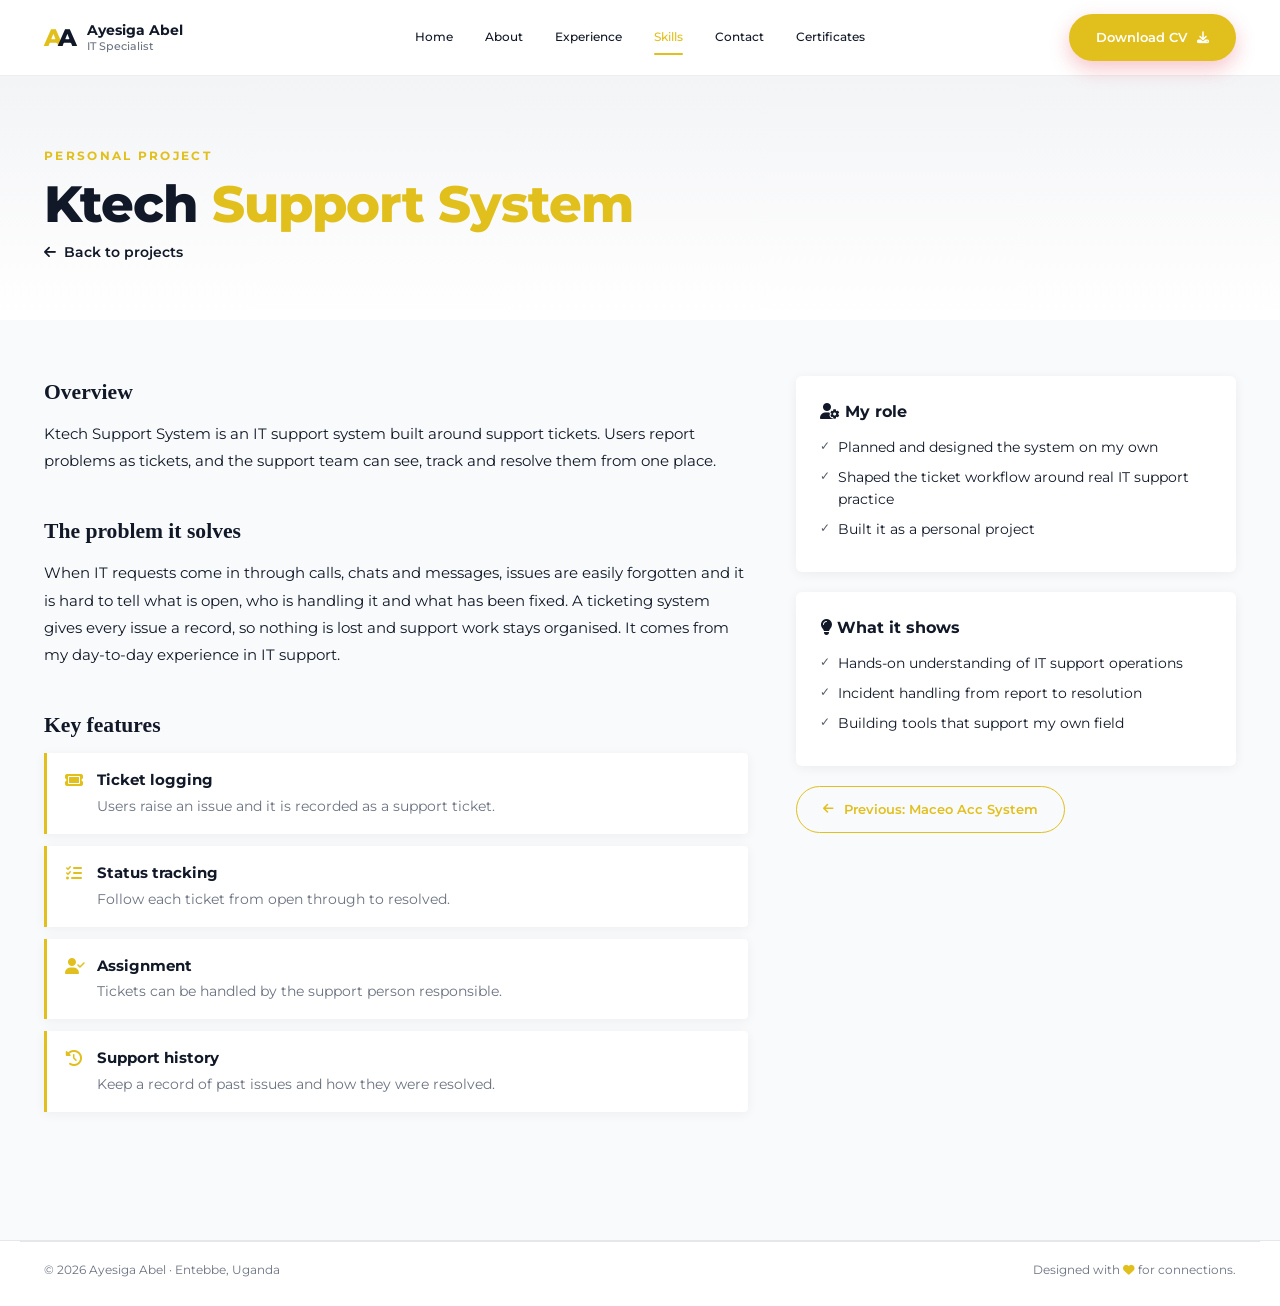
<file: Ktech.html>
<!DOCTYPE html>
<html lang="en">
<head>
    <meta charset="UTF-8">
    <meta name="viewport" content="width=device-width, initial-scale=1.0">
    <title>Ayesiga Abel | Ktech Support System</title>
    <link rel="stylesheet" href="https://cdnjs.cloudflare.com/ajax/libs/font-awesome/6.4.0/css/all.min.css">
    <link rel="stylesheet" href="portfolio.css">
    <style>
        .overview-layout {
            display: grid;
            grid-template-columns: 1.6fr 1fr;
            gap: 48px;
            align-items: start;
        }
        .overview-block { margin-bottom: 40px; }
        .overview-block h2 {
            font-family: 'Playfair Display', serif;
            font-size: 1.35rem;
            margin-bottom: 12px;
        }
        .overview-block p { line-height: 1.8; font-size: 0.95rem; margin-bottom: 12px; }

        .feature-list { list-style: none; padding: 0; margin: 0; }
        .feature-list li {
            display: flex;
            gap: 14px;
            padding: 16px 18px;
            margin-bottom: 12px;
            background: var(--white, #fff);
            border-left: 3px solid var(--red, var(--gold, #1d6fa4));
            border-radius: 0 4px 4px 0;
            box-shadow: 0 2px 12px rgba(0,0,0,0.05);
        }
        .feature-list li i { margin-top: 3px; color: var(--red, var(--gold, #1d6fa4)); width: 18px; text-align: center; }
        .feature-list strong { display: block; margin-bottom: 2px; font-size: 0.95rem; }
        .feature-list span { font-size: 0.85rem; line-height: 1.6; color: var(--muted, #6c757d); }

        .side-card {
            background: var(--white, #fff);
            border-radius: 6px;
            padding: 24px;
            box-shadow: 0 2px 12px rgba(0,0,0,0.06);
            margin-bottom: 20px;
        }
        .side-card h3 { font-size: 1rem; margin-bottom: 12px; }
        .side-card ul { list-style: none; padding: 0; margin: 0; }
        .side-card li {
            position: relative;
            padding-left: 18px;
            font-size: 0.86rem;
            line-height: 1.6;
            margin-bottom: 8px;
        }
        .side-card li::before {
            content: "✓";
            position: absolute;
            left: 0;
            font-size: 0.75rem;
            opacity: 0.7;
        }
        .back-link {
            display: inline-flex;
            align-items: center;
            gap: 8px;
            font-size: 0.85rem;
            font-weight: 600;
            text-decoration: none;
            margin-top: 8px;
        }
        .back-link:hover { text-decoration: underline; }

        @media (max-width: 900px) {
            .overview-layout { grid-template-columns: 1fr; gap: 24px; }
        }
    </style>
</head>
<body>

    <header class="site-header">
        <div class="header-inner">
            <a href="index.html" class="brand">
                <span class="brand-mark"><b>A</b><i>A</i></span>
                <span class="brand-text"><strong>Ayesiga Abel</strong><small>IT Specialist</small></span>
            </a>
            <nav class="main-nav" id="main-nav" aria-label="Main">
                <ul class="nav-links">
                    <li><a href="index.html">Home</a></li>
                    <li><a href="about.html">About</a></li>
                    <li><a href="experience.html">Experience</a></li>
                    <li><a href="skills.html" class="active">Skills</a></li>
                    <li><a href="contact.html">Contact</a></li>
                    <li><a href="certificates.html">Certificates</a></li>
                    <li class="nav-cta-mobile"><a href="cv.pdf" class="btn btn-red" download>Download CV</a></li>
                </ul>
            </nav>
            <div class="header-actions">
                <a href="cv.pdf" class="btn btn-red header-cta" download>Download CV <i class="fas fa-download"></i></a>
                <button class="nav-toggle" aria-label="Toggle menu" aria-expanded="false"><i class="fas fa-bars"></i></button>
            </div>
        </div>
    </header>

    <main>
        <section class="page-head">
            <div class="container">
                <p class="eyebrow red">Personal Project</p>
                <h1 class="section-title">Ktech <em>Support System</em></h1>
                <a href="skills.html#projects" class="back-link"><i class="fas fa-arrow-left"></i> Back to projects</a>
            </div>
        </section>

        <section class="section alt" style="padding-top:56px;">
            <div class="container overview-layout">

                <!-- Main content -->
                <div>
                    <div class="overview-block">
                        <h2>Overview</h2>
                        <p>
                            Ktech Support System is an IT support system built around support tickets.
                            Users report problems as tickets, and the support team can see, track and
                            resolve them from one place.
                        </p>
                    </div>

                    <div class="overview-block">
                        <h2>The problem it solves</h2>
                        <p>
                            When IT requests come in through calls, chats and messages, issues are easily
                            forgotten and it is hard to tell what is open, who is handling it and what has
                            been fixed. A ticketing system gives every issue a record, so nothing is lost
                            and support work stays organised. It comes from my day-to-day experience in
                            IT support.
                        </p>
                    </div>

                    <div class="overview-block">
                        <h2>Key features</h2>
                        <ul class="feature-list">
                            <li>
                                <i class="fas fa-ticket"></i>
                                <div>
                                    <strong>Ticket logging</strong>
                                    <span>Users raise an issue and it is recorded as a support ticket.</span>
                                </div>
                            </li>
                            <li>
                                <i class="fas fa-list-check"></i>
                                <div>
                                    <strong>Status tracking</strong>
                                    <span>Follow each ticket from open through to resolved.</span>
                                </div>
                            </li>
                            <li>
                                <i class="fas fa-user-check"></i>
                                <div>
                                    <strong>Assignment</strong>
                                    <span>Tickets can be handled by the support person responsible.</span>
                                </div>
                            </li>
                            <li>
                                <i class="fas fa-clock-rotate-left"></i>
                                <div>
                                    <strong>Support history</strong>
                                    <span>Keep a record of past issues and how they were resolved.</span>
                                </div>
                            </li>
                        </ul>
                    </div>
                </div>

                <!-- Sidebar -->
                <aside>
                    <div class="side-card">
                        <h3><i class="fas fa-user-gear"></i> My role</h3>
                        <ul>
                            <li>Planned and designed the system on my own</li>
                            <li>Shaped the ticket workflow around real IT support practice</li>
                            <li>Built it as a personal project</li>
                        </ul>
                    </div>

                    <div class="side-card">
                        <h3><i class="fas fa-lightbulb"></i> What it shows</h3>
                        <ul>
                            <li>Hands-on understanding of IT support operations</li>
                            <li>Incident handling from report to resolution</li>
                            <li>Building tools that support my own field</li>
                        </ul>
                    </div>

                    <a href="maceo.html" class="btn btn-outline-red"><i class="fas fa-arrow-left"></i> Previous: Maceo Acc System</a>
                </aside>

            </div>
        </section>
    </main>

    <footer class="site-footer">
        <div class="container footer-bottom">
            <p>&copy; 2026 Ayesiga Abel · Entebbe, Uganda</p>
            <p>Designed with <i class="fas fa-heart"></i> for connections.</p>
        </div>
    </footer>

    <script src="site.js"></script>
</body>
</html>
</file>
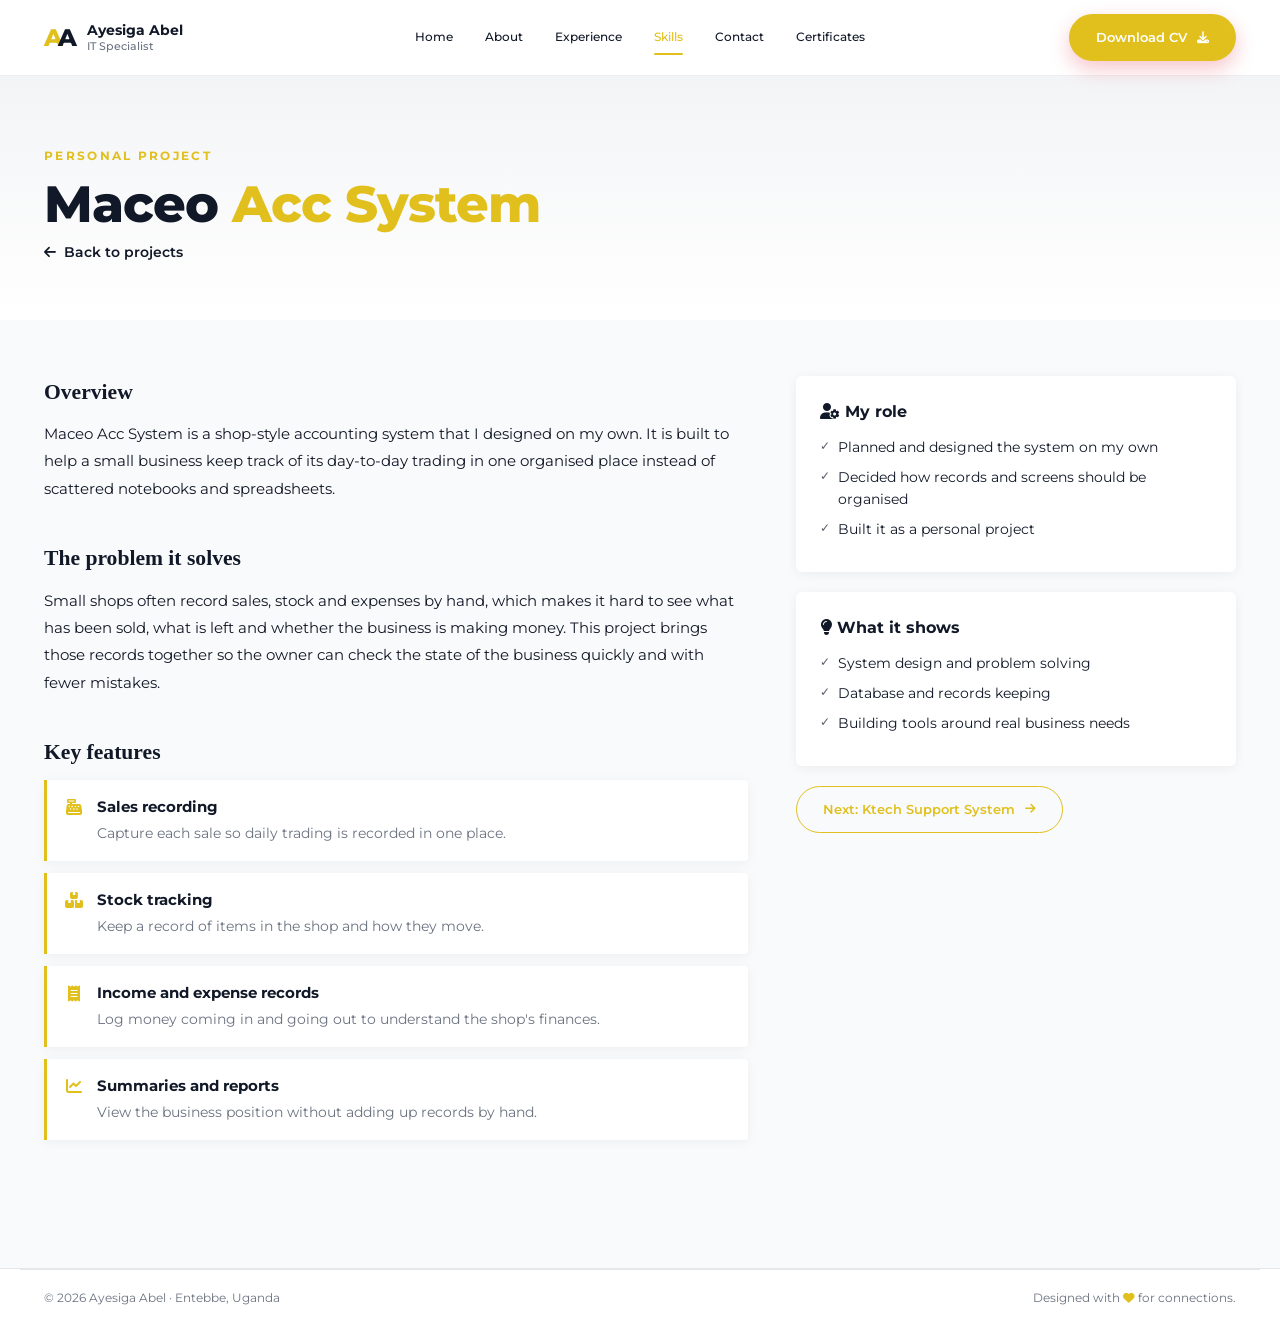
<file: Maceo.html>
<!DOCTYPE html>
<html lang="en">
<head>
    <meta charset="UTF-8">
    <meta name="viewport" content="width=device-width, initial-scale=1.0">
    <title>Ayesiga Abel | Maceo Acc System</title>
    <link rel="stylesheet" href="https://cdnjs.cloudflare.com/ajax/libs/font-awesome/6.4.0/css/all.min.css">
    <link rel="stylesheet" href="portfolio.css">
    <style>
        .overview-layout {
            display: grid;
            grid-template-columns: 1.6fr 1fr;
            gap: 48px;
            align-items: start;
        }
        .overview-block { margin-bottom: 40px; }
        .overview-block h2 {
            font-family: 'Playfair Display', serif;
            font-size: 1.35rem;
            margin-bottom: 12px;
        }
        .overview-block p { line-height: 1.8; font-size: 0.95rem; margin-bottom: 12px; }

        .feature-list { list-style: none; padding: 0; margin: 0; }
        .feature-list li {
            display: flex;
            gap: 14px;
            padding: 16px 18px;
            margin-bottom: 12px;
            background: var(--white, #fff);
            border-left: 3px solid var(--red, var(--gold, #1d6fa4));
            border-radius: 0 4px 4px 0;
            box-shadow: 0 2px 12px rgba(0,0,0,0.05);
        }
        .feature-list li i { margin-top: 3px; color: var(--red, var(--gold, #1d6fa4)); width: 18px; text-align: center; }
        .feature-list strong { display: block; margin-bottom: 2px; font-size: 0.95rem; }
        .feature-list span { font-size: 0.85rem; line-height: 1.6; color: var(--muted, #6c757d); }

        .side-card {
            background: var(--white, #fff);
            border-radius: 6px;
            padding: 24px;
            box-shadow: 0 2px 12px rgba(0,0,0,0.06);
            margin-bottom: 20px;
        }
        .side-card h3 { font-size: 1rem; margin-bottom: 12px; }
        .side-card ul { list-style: none; padding: 0; margin: 0; }
        .side-card li {
            position: relative;
            padding-left: 18px;
            font-size: 0.86rem;
            line-height: 1.6;
            margin-bottom: 8px;
        }
        .side-card li::before {
            content: "✓";
            position: absolute;
            left: 0;
            font-size: 0.75rem;
            opacity: 0.7;
        }
        .back-link {
            display: inline-flex;
            align-items: center;
            gap: 8px;
            font-size: 0.85rem;
            font-weight: 600;
            text-decoration: none;
            margin-top: 8px;
        }
        .back-link:hover { text-decoration: underline; }

        @media (max-width: 900px) {
            .overview-layout { grid-template-columns: 1fr; gap: 24px; }
        }
    </style>
</head>
<body>

    <header class="site-header">
        <div class="header-inner">
            <a href="index.html" class="brand">
                <span class="brand-mark"><b>A</b><i>A</i></span>
                <span class="brand-text"><strong>Ayesiga Abel</strong><small>IT Specialist</small></span>
            </a>
            <nav class="main-nav" id="main-nav" aria-label="Main">
                <ul class="nav-links">
                    <li><a href="index.html">Home</a></li>
                    <li><a href="about.html">About</a></li>
                    <li><a href="experience.html">Experience</a></li>
                    <li><a href="skills.html" class="active">Skills</a></li>
                    <li><a href="contact.html">Contact</a></li>
                    <li><a href="certificates.html">Certificates</a></li>
                    <li class="nav-cta-mobile"><a href="cv.pdf" class="btn btn-red" download>Download CV</a></li>
                </ul>
            </nav>
            <div class="header-actions">
                <a href="cv.pdf" class="btn btn-red header-cta" download>Download CV <i class="fas fa-download"></i></a>
                <button class="nav-toggle" aria-label="Toggle menu" aria-expanded="false"><i class="fas fa-bars"></i></button>
            </div>
        </div>
    </header>

    <main>
        <section class="page-head">
            <div class="container">
                <p class="eyebrow red">Personal Project</p>
                <h1 class="section-title">Maceo <em>Acc System</em></h1>
                <a href="skills.html#projects" class="back-link"><i class="fas fa-arrow-left"></i> Back to projects</a>
            </div>
        </section>

        <section class="section alt" style="padding-top:56px;">
            <div class="container overview-layout">

                <!-- Main content -->
                <div>
                    <div class="overview-block">
                        <h2>Overview</h2>
                        <p>
                            Maceo Acc System is a shop-style accounting system that I designed on my own.
                            It is built to help a small business keep track of its day-to-day trading
                            in one organised place instead of scattered notebooks and spreadsheets.
                        </p>
                    </div>

                    <div class="overview-block">
                        <h2>The problem it solves</h2>
                        <p>
                            Small shops often record sales, stock and expenses by hand, which makes it hard to
                            see what has been sold, what is left and whether the business is making money.
                            This project brings those records together so the owner can check the state of the
                            business quickly and with fewer mistakes.
                        </p>
                    </div>

                    <div class="overview-block">
                        <h2>Key features</h2>
                        <ul class="feature-list">
                            <li>
                                <i class="fas fa-cash-register"></i>
                                <div>
                                    <strong>Sales recording</strong>
                                    <span>Capture each sale so daily trading is recorded in one place.</span>
                                </div>
                            </li>
                            <li>
                                <i class="fas fa-boxes-stacked"></i>
                                <div>
                                    <strong>Stock tracking</strong>
                                    <span>Keep a record of items in the shop and how they move.</span>
                                </div>
                            </li>
                            <li>
                                <i class="fas fa-receipt"></i>
                                <div>
                                    <strong>Income and expense records</strong>
                                    <span>Log money coming in and going out to understand the shop's finances.</span>
                                </div>
                            </li>
                            <li>
                                <i class="fas fa-chart-line"></i>
                                <div>
                                    <strong>Summaries and reports</strong>
                                    <span>View the business position without adding up records by hand.</span>
                                </div>
                            </li>
                        </ul>
                    </div>
                </div>

                <!-- Sidebar -->
                <aside>
                    <div class="side-card">
                        <h3><i class="fas fa-user-gear"></i> My role</h3>
                        <ul>
                            <li>Planned and designed the system on my own</li>
                            <li>Decided how records and screens should be organised</li>
                            <li>Built it as a personal project</li>
                        </ul>
                    </div>

                    <div class="side-card">
                        <h3><i class="fas fa-lightbulb"></i> What it shows</h3>
                        <ul>
                            <li>System design and problem solving</li>
                            <li>Database and records keeping</li>
                            <li>Building tools around real business needs</li>
                        </ul>
                    </div>

                    <a href="ktech.html" class="btn btn-outline-red">Next: Ktech Support System <i class="fas fa-arrow-right"></i></a>
                </aside>

            </div>
        </section>
    </main>

    <footer class="site-footer">
        <div class="container footer-bottom">
            <p>&copy; 2026 Ayesiga Abel · Entebbe, Uganda</p>
            <p>Designed with <i class="fas fa-heart"></i> for connections.</p>
        </div>
    </footer>

    <script src="site.js"></script>
</body>
</html>
</file>
<file: portfolio.css>
@import url('https://fonts.googleapis.com/css2?family=Montserrat:wght@400;500;600;700;800&family=Caveat:wght@500;600&family=DM+Mono:wght@400;500&display=swap');

:root {
    --red:       #e1c01d;
    --red-dark:  #DC2626;
    --red-deep:  #B91C1C;
    --red-tint:  #FEF2F2;
    --ink:       #111827;
    --muted:     #6B7280;
    --bg:        #F9FAFB;
    --white:     #FFFFFF;
    --line:      #E5E7EB;
    --shadow:    0 10px 30px rgba(17,24,39,0.06);
    --shadow-lg: 0 18px 44px rgba(225,29,46,0.14);
}

*, *::before, *::after { margin: 0; padding: 0; box-sizing: border-box; }
html { scroll-behavior: smooth; }
body {
    font-family: 'Montserrat', sans-serif;
    background: var(--white);
    color: var(--ink);
    overflow-x: hidden;
    line-height: 1.5;
    -webkit-font-smoothing: antialiased;
}
img { max-width: 100%; display: block; }
a { color: inherit; }
ul { list-style: none; }

.container { max-width: 1240px; margin: 0 auto; padding: 0 24px; }
.section { padding: 88px 0; }
.section.alt { background: var(--bg); }

/* ── TYPE HELPERS ── */
.eyebrow {
    font-size: 0.72rem;
    font-weight: 700;
    letter-spacing: 0.2em;
    text-transform: uppercase;
    color: var(--ink);
}
.eyebrow.red { color: var(--red); }
.section-title {
    font-size: clamp(1.7rem, 3vw, 2.4rem);
    font-weight: 800;
    letter-spacing: -0.02em;
    line-height: 1.15;
    margin: 10px 0 14px;
}
.section-title em { font-style: normal; color: var(--red); }
.lede { font-size: 0.95rem; color: var(--muted); line-height: 1.75; max-width: 520px; }
.script {
    font-family: 'Caveat', cursive;
    font-weight: 600;
    color: var(--ink);
}

/* ── BUTTONS ── */
.btn {
    display: inline-flex;
    align-items: center;
    gap: 10px;
    padding: 13px 26px;
    border-radius: 999px;
    border: 1.5px solid transparent;
    font-family: 'Montserrat', sans-serif;
    font-size: 0.8rem;
    font-weight: 600;
    text-decoration: none;
    cursor: pointer;
    white-space: nowrap;
    transition: background 0.25s, color 0.25s, border-color 0.25s, transform 0.25s, box-shadow 0.25s;
}
.btn i { font-size: 0.75rem; transition: transform 0.25s; }
.btn-red { background: var(--red); color: var(--white); box-shadow: 0 8px 20px rgba(225,29,46,0.25); }
.btn-red:hover { background: var(--red-deep); transform: translateY(-2px); box-shadow: 0 12px 26px rgba(225,29,46,0.32); }
.btn-red:hover i { transform: translateX(3px); }
.btn-outline { background: var(--white); color: var(--ink); border-color: var(--line); }
.btn-outline:hover { border-color: var(--red); color: var(--red); transform: translateY(-2px); }
.btn-outline-red { background: transparent; color: var(--red); border-color: var(--red); }
.btn-outline-red:hover { background: var(--red); color: var(--white); transform: translateY(-2px); }
.btn-outline-red:hover i { transform: translateX(3px); }

/* ── HEADER ── */
.site-header {
    position: sticky;
    top: 0;
    z-index: 100;
    background: rgba(255,255,255,0.92);
    backdrop-filter: blur(12px);
    border-bottom: 1px solid rgba(229,231,235,0.7);
}
.header-inner {
    max-width: 1240px;
    margin: 0 auto;
    padding: 14px 24px;
    display: grid;
    grid-template-columns: 1fr auto 1fr;
    align-items: center;
    gap: 24px;
}
.brand { display: inline-flex; align-items: center; gap: 12px; text-decoration: none; color: var(--ink); }
.brand-mark {
    display: inline-flex;
    font-size: 1.5rem;
    font-weight: 800;
    letter-spacing: -0.08em;
    line-height: 1;
}
.brand-mark b { color: var(--red); font-weight: 800; }
.brand-mark i { font-style: normal; color: var(--ink); margin-left: -3px; }
.brand-text { display: flex; flex-direction: column; line-height: 1.2; }
.brand-text strong { font-size: 0.9rem; font-weight: 700; }
.brand-text small { font-size: 0.68rem; color: var(--muted); font-weight: 500; }

.nav-links { display: flex; gap: 2rem; }
.nav-links a {
    position: relative;
    display: inline-block;
    padding: 6px 0;
    font-size: 0.78rem;
    font-weight: 500;
    text-decoration: none;
    color: var(--ink);
    transition: color 0.25s;
}
.nav-links a::after {
    content: '';
    position: absolute;
    left: 0; bottom: -2px;
    width: 0; height: 2px;
    background: var(--red);
    border-radius: 2px;
    transition: width 0.3s;
}
.nav-links a:hover, .nav-links a.active { color: var(--red); }
.nav-links a:hover::after, .nav-links a.active::after { width: 100%; }
.nav-cta-mobile { display: none; }

.header-actions { display: flex; justify-content: flex-end; align-items: center; gap: 12px; }
.nav-toggle {
    display: none;
    width: 42px; height: 42px;
    border-radius: 50%;
    border: 1px solid var(--line);
    background: var(--white);
    color: var(--ink);
    font-size: 1rem;
    cursor: pointer;
    transition: border-color 0.25s, color 0.25s;
}
.nav-toggle:hover { border-color: var(--red); color: var(--red); }

/* ── HERO ── */
.hero {
    position: relative;
    overflow: hidden;
    background: linear-gradient(180deg, #F3F4F6 0%, #FFFFFF 100%);
}
.hero-inner {
    max-width: 1240px;
    margin: 0 auto;
    padding: 40px 24px 0;
    display: grid;
    grid-template-columns: 1.05fr 1fr;
    gap: 24px;
    align-items: end;
    min-height: 600px;
}
.hero-copy { align-self: center; padding-bottom: 56px; }
.hero-copy h1 {
    font-size: clamp(2.6rem, 5vw, 4rem);
    font-weight: 800;
    letter-spacing: -0.03em;
    line-height: 1.05;
    margin: 16px 0 8px;
}
.hero-copy h1 span { color: var(--red); }
.hero-role {
    font-size: clamp(1.05rem, 1.9vw, 1.45rem);
    font-weight: 500;
    line-height: 1.3;
    margin-bottom: 18px;
}
.hero-desc { font-size: 0.92rem; color: var(--muted); line-height: 1.8; max-width: 460px; margin-bottom: 28px; }
.hero-ctas { display: flex; flex-wrap: wrap; gap: 14px; margin-bottom: 26px; }
.hero-tag { font-size: 0.72rem; color: var(--muted); font-weight: 500; letter-spacing: 0.04em; margin-bottom: 12px; }
.social-row { display: flex; gap: 10px; }
.social-icon {
    width: 38px; height: 38px;
    display: grid; place-items: center;
    border-radius: 50%;
    background: var(--white);
    border: 1px solid var(--line);
    color: var(--ink);
    font-size: 0.9rem;
    text-decoration: none;
    transition: background 0.25s, color 0.25s, border-color 0.25s, transform 0.25s;
}
.social-icon:hover { background: var(--red); color: var(--white); border-color: var(--red); transform: translateY(-3px); }

.hero-visual {
    position: relative;
    height: 590px;
    display: flex;
    justify-content: center;
    align-items: flex-end;
}
.hero-blob {
    position: absolute;
    left: 14%;
    top: 40px;
    width: 58%;
    height: 80%;
    background: linear-gradient(160deg, var(--red) 0%, var(--red-deep) 100%);
    border-radius: 56px;
    transform: rotate(-5deg);
}
.hero-photo {
    position: relative;
    z-index: 2;
    width: min(100%, 440px);
    height: 92%;
    object-fit: cover;
    object-position: top center;
    border-radius: 220px 220px 0 0;
    background: linear-gradient(135deg, #1f2937, #4b5563);
}
.hero-script {
    position: absolute;
    top: 80px; right: 0;
    z-index: 3;
    font-size: 2rem;
    line-height: 1.05;
    transform: rotate(-12deg);
    text-align: right;
}
.hero-script::after {
    content: '';
    display: block;
    width: 80%;
    height: 3px;
    margin: 8px 0 0 auto;
    border-radius: 3px;
    background: var(--red);
    transform: rotate(-4deg);
}
.scroll-down {
    position: absolute;
    right: 8px; bottom: 36px;
    z-index: 3;
    display: flex;
    flex-direction: column;
    align-items: center;
    gap: 8px;
    font-size: 0.65rem;
    font-weight: 500;
    color: var(--ink);
    text-align: center;
    text-decoration: none;
}
.scroll-down::before { content: ''; width: 1px; height: 28px; background: var(--line); }
.scroll-down i { animation: bob 1.8s ease-in-out infinite; }
@keyframes bob { 0%,100% { transform: translateY(0); } 50% { transform: translateY(4px); } }

/* ── SKILLS (HOME) ── */
.skills-intro {
    display: grid;
    grid-template-columns: 1fr 2.3fr;
    gap: 56px;
    align-items: center;
}
.skills-intro .btn { margin-top: 24px; }
.skill-cards { display: grid; grid-template-columns: repeat(4, 1fr); gap: 18px; }
.skill-card {
    background: var(--white);
    border: 1px solid var(--line);
    border-radius: 18px;
    padding: 22px;
    box-shadow: var(--shadow);
    transition: transform 0.3s, box-shadow 0.3s, border-color 0.3s;
}
.skill-card:hover { transform: translateY(-6px); box-shadow: var(--shadow-lg); border-color: rgba(225,29,46,0.35); }
.skill-icon {
    width: 46px; height: 46px;
    display: grid; place-items: center;
    border-radius: 12px;
    background: var(--red-tint);
    color: var(--red);
    font-size: 1.15rem;
    margin-bottom: 36px;
}
.skill-card h3 { font-size: 0.88rem; font-weight: 700; margin-bottom: 2px; }
.skill-card p { font-size: 0.75rem; color: var(--muted); margin-bottom: 18px; }
.skill-meter { display: flex; align-items: center; gap: 10px; }
.skill-meter .bar { flex: 1; height: 4px; border-radius: 4px; background: var(--line); overflow: hidden; }
.skill-meter .bar span { display: block; height: 100%; width: var(--p); background: var(--red); border-radius: 4px; }
.skill-meter .pct { font-size: 0.7rem; color: var(--muted); font-weight: 500; }

/* ── ABOUT (HOME) ── */
.about-split {
    display: grid;
    grid-template-columns: 1fr 1fr;
    gap: 72px;
    align-items: center;
}
.about-visual { position: relative; padding: 0 0 30px 20px; }
.about-red {
    position: absolute;
    right: -10px; top: 50px; bottom: 50px;
    width: 40%;
    background: linear-gradient(160deg, var(--red), var(--red-deep));
    border-radius: 48px;
    transform: rotate(4deg);
}
.about-photo {
    position: relative;
    z-index: 1;
    width: 100%;
    aspect-ratio: 1 / 0.92;
    object-fit: cover;
    object-position: top center;
    border-radius: 70px 160px 70px 70px;
    background: linear-gradient(135deg, #1f2937, #4b5563);
    box-shadow: var(--shadow);
}
.about-callout {
    position: absolute;
    z-index: 3;
    top: 4px; left: -8px;
    font-size: 1.5rem;
    transform: rotate(-10deg);
    line-height: 1;
}
.about-callout i { display: block; margin: 4px 0 0 18px; font-size: 1rem; color: var(--red); transform: rotate(20deg); }
.exp-badge {
    position: absolute;
    z-index: 3;
    left: -14px; bottom: 6px;
    display: flex;
    align-items: center;
    gap: 14px;
    background: var(--white);
    padding: 14px 20px 14px 14px;
    border-radius: 16px;
    box-shadow: 0 16px 36px rgba(17,24,39,0.12);
}
.exp-badge .ico {
    width: 44px; height: 44px;
    display: grid; place-items: center;
    border-radius: 50%;
    background: var(--red);
    color: var(--white);
}
.exp-badge strong { display: block; font-size: 1.4rem; font-weight: 800; line-height: 1; }
.exp-badge span { font-size: 0.72rem; color: var(--muted); }

.about-copy { position: relative; }
.dots {
    position: absolute;
    top: -12px; right: 0;
    width: 110px; height: 80px;
    background: radial-gradient(circle, rgba(225,29,46,0.4) 2px, transparent 2.6px) 0 0 / 22px 22px;
    -webkit-mask-image: linear-gradient(135deg, #000, transparent 85%);
            mask-image: linear-gradient(135deg, #000, transparent 85%);
}
.about-copy .section-title span { display: block; font-weight: 500; }
.about-copy p.bio { font-size: 0.92rem; color: var(--muted); line-height: 1.85; margin-bottom: 14px; max-width: 520px; }
.about-copy p.bio strong { color: var(--ink); }
.stats-row {
    display: grid;
    grid-template-columns: repeat(3, 1fr);
    gap: 20px;
    margin: 28px 0 32px;
    max-width: 480px;
}
.stats-row strong { display: block; font-size: 1.8rem; font-weight: 800; line-height: 1.1; }
.stats-row span { font-size: 0.75rem; color: var(--muted); }

/* ── PROJECTS (HOME) ── */
.section-head { display: flex; justify-content: space-between; align-items: flex-end; gap: 20px; margin-bottom: 36px; }
.section-head .section-title { margin-bottom: 10px; }
.text-link {
    font-size: 0.8rem;
    font-weight: 600;
    color: var(--red);
    text-decoration: none;
    display: inline-flex;
    gap: 8px;
    align-items: center;
    white-space: nowrap;
}
.text-link i { font-size: 0.7rem; transition: transform 0.25s; }
.text-link:hover i { transform: translateX(4px); }

.work-grid { display: grid; grid-template-columns: repeat(4, 1fr); gap: 20px; }
.work-card {
    display: block;
    background: var(--white);
    border: 1px solid var(--line);
    border-radius: 18px;
    overflow: hidden;
    text-decoration: none;
    box-shadow: var(--shadow);
    transition: transform 0.3s, box-shadow 0.3s, border-color 0.3s;
}
.work-card:hover { transform: translateY(-6px); box-shadow: var(--shadow-lg); border-color: rgba(225,29,46,0.35); }
.work-thumb {
    height: 170px;
    margin: 10px 10px 0;
    border-radius: 12px;
    display: grid; place-items: center;
    background: linear-gradient(135deg, #111827 0%, #374151 100%);
    color: rgba(255,255,255,0.9);
    font-size: 2.4rem;
    position: relative;
    overflow: hidden;
}
.work-thumb::after {
    content: '';
    position: absolute;
    right: -40px; bottom: -40px;
    width: 120px; height: 120px;
    border-radius: 50%;
    background: var(--red);
    opacity: 0.85;
}
.work-thumb i { position: relative; z-index: 1; }
.work-body { display: flex; justify-content: space-between; align-items: center; padding: 16px 18px 18px; }
.work-body h3 { font-size: 0.86rem; font-weight: 700; }
.work-body p { font-size: 0.74rem; color: var(--muted); }
.work-arrow {
    width: 30px; height: 30px;
    flex-shrink: 0;
    display: grid; place-items: center;
    border-radius: 50%;
    background: var(--red-tint);
    color: var(--red);
    font-size: 0.7rem;
    transition: background 0.25s, color 0.25s;
}
.work-card:hover .work-arrow { background: var(--red); color: var(--white); }

/* ── CTA BANNER ── */
.cta-wrap { padding: 24px 0 72px; }
.cta-banner {
    position: relative;
    overflow: hidden;
    background: var(--ink);
    border-radius: 24px;
    padding: 56px 72px;
    display: flex;
    justify-content: space-between;
    align-items: center;
    gap: 32px;
}
.cta-banner::before, .cta-banner::after {
    content: '';
    position: absolute;
    background: linear-gradient(135deg, var(--red), #7F1D1D);
}
.cta-banner::before { left: -70px; top: -60px; width: 240px; height: 200px; border-radius: 40% 60% 60% 40%; transform: rotate(-12deg); opacity: 0.95; }
.cta-banner::after { right: -60px; bottom: -70px; width: 220px; height: 200px; border-radius: 60% 40% 40% 60%; transform: rotate(10deg); opacity: 0.9; }
.cta-copy, .cta-banner .btn { position: relative; z-index: 1; }
.cta-copy .eyebrow { color: var(--white); }
.cta-copy h2 { color: var(--white); font-size: clamp(1.6rem, 3vw, 2.2rem); font-weight: 800; margin: 10px 0; letter-spacing: -0.02em; }
.cta-copy p { color: rgba(255,255,255,0.7); font-size: 0.88rem; max-width: 460px; line-height: 1.7; }

/* ── FOOTER ── */
.site-footer { background: var(--white); border-top: 1px solid var(--line); }
.footer-top {
    display: grid;
    grid-template-columns: 1fr auto 1fr;
    align-items: center;
    gap: 24px;
    padding-top: 32px;
    padding-bottom: 28px;
}
.footer-links { display: flex; flex-wrap: wrap; justify-content: center; gap: 1.8rem; }
.footer-links a { font-size: 0.74rem; font-weight: 500; text-decoration: none; color: var(--ink); transition: color 0.25s; }
.footer-links a:hover { color: var(--red); }
.footer-social { display: flex; justify-content: flex-end; gap: 10px; }
.footer-bottom {
    display: flex;
    justify-content: space-between;
    gap: 16px;
    flex-wrap: wrap;
    padding-top: 20px;
    padding-bottom: 26px;
    border-top: 1px solid var(--line);
    font-size: 0.72rem;
    color: var(--muted);
}
.footer-bottom i { color: var(--red); }

/* ════════ INNER PAGES ════════ */
.page-head {
    background: linear-gradient(180deg, #F3F4F6 0%, #FFFFFF 100%);
    padding: 72px 0 56px;
}
.page-head .section-title { font-size: clamp(2.1rem, 4vw, 3.2rem); margin-bottom: 0; }
.page-head .lede { margin-top: 14px; }
.page-head-split { display: grid; grid-template-columns: 1fr 1.5fr; gap: 64px; align-items: center; }
.page-head-split .about-intro { font-size: 0.95rem; line-height: 1.85; color: var(--muted); margin-bottom: 16px; }
.page-head-split .about-intro strong { color: var(--ink); }

/* about */
.highlight-grid { display: grid; grid-template-columns: repeat(3, 1fr); gap: 22px; margin-top: 36px; }
.highlight-card {
    background: var(--white);
    border: 1px solid var(--line);
    border-radius: 18px;
    padding: 30px 26px;
    box-shadow: var(--shadow);
    transition: transform 0.3s, box-shadow 0.3s, border-color 0.3s;
}
.highlight-card:hover { transform: translateY(-6px); box-shadow: var(--shadow-lg); border-color: rgba(225,29,46,0.35); }
.highlight-card .ico {
    width: 48px; height: 48px;
    display: grid; place-items: center;
    border-radius: 12px;
    background: var(--red-tint);
    color: var(--red);
    font-size: 1.15rem;
    margin-bottom: 18px;
}
.highlight-media img { width: 100%; height: 180px; object-fit: cover; border-radius: 12px; margin-bottom: 18px; display: block; background: var(--bg); }
.highlight-card h3 { font-size: 1rem; font-weight: 700; margin-bottom: 10px; }
.highlight-card p { font-size: 0.85rem; color: var(--muted); line-height: 1.75; }

.edu-timeline { position: relative; padding-left: 36px; max-width: 720px; margin-top: 36px; }
.edu-timeline::before {
    content: '';
    position: absolute;
    left: 0; top: 8px; bottom: 0;
    width: 2px;
    background: linear-gradient(to bottom, var(--red), transparent);
}
.edu-item { position: relative; margin-bottom: 40px; }
.edu-item::before {
    content: '';
    position: absolute;
    left: -43px; top: 6px;
    width: 14px; height: 14px;
    border-radius: 50%;
    background: var(--red);
    border: 3px solid var(--white);
    box-shadow: 0 0 0 3px rgba(225,29,46,0.2);
}
.edu-degree { font-size: 1.02rem; font-weight: 700; margin-bottom: 4px; }
.edu-school { font-size: 0.88rem; color: var(--red); font-weight: 600; margin-bottom: 4px; }
.edu-detail { font-size: 0.82rem; color: var(--muted); }

/* experience */
.exp-grid { display: grid; grid-template-columns: repeat(auto-fit, minmax(300px, 1fr)); gap: 22px; margin: 36px 0 44px; }
.exp-card {
    position: relative;
    overflow: hidden;
    background: var(--white);
    border: 1px solid var(--line);
    border-radius: 18px;
    padding: 30px;
    box-shadow: var(--shadow);
    transition: transform 0.3s, box-shadow 0.3s, border-color 0.3s;
}
.exp-card::before {
    content: '';
    position: absolute;
    left: 0; top: 0;
    width: 4px; height: 0;
    background: var(--red);
    transition: height 0.4s;
}
.exp-card:hover { transform: translateY(-6px); box-shadow: var(--shadow-lg); border-color: rgba(225,29,46,0.35); }
.exp-card:hover::before { height: 100%; }
.exp-num { font-family: 'DM Mono', monospace; font-size: 0.7rem; color: var(--red); letter-spacing: 0.2em; margin-bottom: 14px; }
.exp-title { font-size: 1.02rem; font-weight: 700; line-height: 1.4; margin-bottom: 8px; }
.exp-company { font-size: 0.82rem; color: var(--muted); }

/* skills page */
.skills-layout { display: grid; grid-template-columns: 1fr 1fr; gap: 64px; }
.cert-badge {
    display: flex;
    align-items: center;
    gap: 14px;
    padding: 16px 18px;
    background: var(--white);
    border: 1px solid var(--line);
    border-radius: 14px;
    margin-bottom: 12px;
    transition: transform 0.25s, box-shadow 0.25s, border-color 0.25s;
}
.cert-badge:hover { transform: translateX(6px); box-shadow: var(--shadow); border-color: rgba(225,29,46,0.35); }
.cert-badge i {
    width: 36px; height: 36px;
    display: grid; place-items: center;
    border-radius: 10px;
    background: var(--red-tint);
    color: var(--red);
    font-size: 0.9rem;
    flex-shrink: 0;
}
.cert-badge span { font-size: 0.86rem; font-weight: 600; }

.skill-tags { display: flex; flex-wrap: wrap; gap: 10px; }
.skill-tag {
    display: inline-flex;
    align-items: center;
    gap: 8px;
    background: var(--white);
    color: var(--ink);
    border: 1px solid var(--line);
    padding: 10px 18px;
    border-radius: 999px;
    font-size: 0.78rem;
    font-weight: 500;
    cursor: default;
    transition: background 0.25s, color 0.25s, border-color 0.25s, transform 0.25s;
}
.skill-tag i { color: var(--red); font-size: 0.75rem; transition: color 0.25s; }
.skill-tag:hover { background: var(--red); border-color: var(--red); color: var(--white); transform: translateY(-2px); }
.skill-tag:hover i { color: var(--white); }

.project-card {
    background: var(--white);
    border: 1px solid var(--line);
    border-radius: 16px;
    padding: 22px 24px;
    box-shadow: var(--shadow);
    transition: transform 0.3s, box-shadow 0.3s, border-color 0.3s;
}
.project-card:hover { transform: translateY(-4px); box-shadow: var(--shadow-lg); border-color: rgba(225,29,46,0.35); }
.project-name { font-size: 0.98rem; font-weight: 700; display: flex; align-items: center; gap: 10px; }
.project-name i { color: var(--red); }
.project-description { font-size: 0.84rem; color: var(--muted); line-height: 1.7; }

/* certificates */
.certs-grid { display: grid; grid-template-columns: repeat(auto-fit, minmax(280px, 1fr)); gap: 26px; margin-top: 36px; }
.cert-card {
    background: var(--white);
    border: 1px solid var(--line);
    border-radius: 18px;
    overflow: hidden;
    box-shadow: var(--shadow);
    transition: transform 0.3s, box-shadow 0.3s, border-color 0.3s;
}
.cert-card:hover { transform: translateY(-6px); box-shadow: var(--shadow-lg); border-color: rgba(225,29,46,0.35); }
.cert-img-wrap { position: relative; width: 100%; }
.cert-card-img { width: 100%; height: 200px; object-fit: cover; display: block; cursor: zoom-in; }
.cert-card-placeholder {
    width: 100%; height: 200px;
    background: linear-gradient(135deg, #111827 0%, #374151 100%);
    flex-direction: column;
    align-items: center;
    justify-content: center;
    gap: 12px;
    position: relative;
    overflow: hidden;
}
.cert-card-placeholder::after {
    content: '';
    position: absolute;
    inset: 0;
    background: repeating-linear-gradient(45deg, transparent, transparent 10px, rgba(255,255,255,0.025) 10px, rgba(255,255,255,0.025) 20px);
}
.cert-upload-icon {
    width: 48px; height: 48px;
    border-radius: 50%;
    border: 2px dashed rgba(225,29,46,0.8);
    display: flex; align-items: center; justify-content: center;
    position: relative; z-index: 1;
}
.cert-upload-icon i { color: #fff; font-size: 1.1rem; }
.cert-upload-text { font-size: 0.75rem; color: rgba(255,255,255,0.65); position: relative; z-index: 1; }
.cert-file-hint {
    font-family: 'DM Mono', monospace;
    font-size: 0.6rem;
    color: rgba(255,255,255,0.3);
    letter-spacing: 0.03em;
    position: relative;
    z-index: 1;
    text-align: center;
    padding: 0 12px;
}
.cert-card-body { padding: 20px; border-top: 3px solid var(--red); }
.cert-card-num { font-family: 'DM Mono', monospace; font-size: 0.68rem; color: var(--red); letter-spacing: 0.2em; margin-bottom: 6px; }
.cert-card-title { font-size: 0.98rem; font-weight: 700; line-height: 1.3; margin-bottom: 4px; }
.cert-card-issuer { font-size: 0.8rem; color: var(--muted); }
.cert-card-badge {
    display: inline-flex;
    align-items: center;
    gap: 6px;
    background: var(--red-tint);
    color: var(--red);
    font-size: 0.7rem;
    font-weight: 600;
    padding: 5px 12px;
    border-radius: 999px;
    margin-top: 12px;
}

.lightbox {
    display: none;
    position: fixed;
    inset: 0;
    background: rgba(17,24,39,0.94);
    z-index: 999;
    align-items: center;
    justify-content: center;
    flex-direction: column;
    gap: 16px;
}
.lightbox.open { display: flex; }
.lightbox img { max-width: 90vw; max-height: 80vh; border-radius: 8px; object-fit: contain; border: 1px solid rgba(225,29,46,0.5); }
.lightbox-close { position: absolute; top: 24px; right: 32px; color: #fff; font-size: 2.2rem; cursor: pointer; background: none; border: none; line-height: 1; transition: color 0.25s; }
.lightbox-close:hover { color: var(--red); }
.lightbox-caption { color: rgba(255,255,255,0.8); font-size: 0.85rem; letter-spacing: 0.04em; }

/* contact */
.contact-layout { display: grid; grid-template-columns: 1fr 1fr; gap: 72px; align-items: start; }
.contact-desc { font-size: 0.95rem; color: var(--muted); line-height: 1.8; margin: 8px 0 32px; max-width: 480px; }
.contact-info { display: flex; flex-direction: column; gap: 14px; margin-bottom: 28px; }
.contact-row {
    display: flex;
    align-items: center;
    gap: 14px;
    padding: 16px 18px;
    background: var(--white);
    border: 1px solid var(--line);
    border-radius: 14px;
    transition: border-color 0.25s, box-shadow 0.25s;
}
.contact-row:hover { border-color: var(--red); box-shadow: var(--shadow); }
.contact-row i {
    width: 38px; height: 38px;
    display: grid; place-items: center;
    border-radius: 10px;
    background: var(--red-tint);
    color: var(--red);
}
.contact-row span { font-size: 0.88rem; font-weight: 500; }
.socials { display: flex; gap: 10px; flex-wrap: wrap; }
.social-btn {
    display: inline-flex;
    align-items: center;
    gap: 8px;
    padding: 10px 18px;
    border: 1px solid var(--line);
    border-radius: 999px;
    background: var(--white);
    color: var(--ink);
    text-decoration: none;
    font-size: 0.78rem;
    font-weight: 500;
    transition: all 0.25s;
}
.social-btn:hover { border-color: var(--red); background: var(--red); color: var(--white); transform: translateY(-2px); }

.contact-form {
    display: flex;
    flex-direction: column;
    gap: 18px;
    background: var(--white);
    border: 1px solid var(--line);
    border-radius: 20px;
    padding: 32px;
    box-shadow: var(--shadow);
}
.form-group { display: flex; flex-direction: column; gap: 6px; }
.form-group label { font-size: 0.7rem; font-weight: 700; letter-spacing: 0.14em; text-transform: uppercase; color: var(--muted); }
.form-group input, .form-group textarea {
    background: var(--bg);
    border: 1px solid var(--line);
    border-radius: 12px;
    padding: 14px 16px;
    color: var(--ink);
    font-family: 'Montserrat', sans-serif;
    font-size: 0.88rem;
    outline: none;
    resize: vertical;
    transition: border-color 0.25s, box-shadow 0.25s, background 0.25s;
}
.form-group input:focus, .form-group textarea:focus { border-color: var(--red); background: var(--white); box-shadow: 0 0 0 4px rgba(225,29,46,0.1); }
.form-group textarea { min-height: 130px; }
.success-msg { display: none; margin-top: 20px; padding: 18px 20px; border: 1px solid rgba(225,29,46,0.3); background: var(--red-tint); border-radius: 14px; color: var(--red-deep); font-size: 0.9rem; font-weight: 500; }

/* ── RESPONSIVE ── */
@media (max-width: 1100px) {
    .skills-intro { grid-template-columns: 1fr; gap: 36px; }
    .skill-cards { grid-template-columns: repeat(2, 1fr); }
    .work-grid { grid-template-columns: repeat(2, 1fr); }
}

@media (max-width: 960px) {
    .header-inner { grid-template-columns: 1fr auto; }
    .nav-toggle { display: inline-grid; place-items: center; }
    .header-cta { display: none; }
    .main-nav {
        position: absolute;
        top: 100%; left: 0; right: 0;
        background: var(--white);
        border-bottom: 1px solid var(--line);
        box-shadow: 0 16px 30px rgba(17,24,39,0.08);
        max-height: 0;
        overflow: hidden;
        transition: max-height 0.35s ease;
        grid-column: 1 / -1;
    }
    .main-nav.open { max-height: 480px; }
    .nav-links { flex-direction: column; gap: 0; padding: 12px 24px 20px; }
    .nav-links li a { display: block; padding: 14px 0; border-bottom: 1px solid var(--line); }
    .nav-links a::after { display: none; }
    .nav-cta-mobile { display: block; padding-top: 16px; }
    .nav-cta-mobile a { display: inline-flex !important; border-bottom: none !important; color: var(--white) !important; padding: 13px 26px !important; }

    .hero-inner { grid-template-columns: 1fr; min-height: 0; padding-top: 40px; }
    .hero-copy { padding-bottom: 24px; }
    .hero-visual { height: 480px; }
    .hero-script { font-size: 1.6rem; top: 40px; }
    .about-split { grid-template-columns: 1fr; gap: 48px; }
    .page-head-split, .skills-layout, .contact-layout { grid-template-columns: 1fr; gap: 40px; }
    .highlight-grid { grid-template-columns: 1fr; }
    .cta-banner { flex-direction: column; align-items: flex-start; padding: 44px 36px; }
    .footer-top { grid-template-columns: 1fr; justify-items: center; text-align: center; }
    .footer-social { justify-content: center; }
}

@media (max-width: 640px) {
    .section { padding: 64px 0; }
    .skill-cards, .work-grid { grid-template-columns: 1fr; }
    .section-head { flex-direction: column; align-items: flex-start; }
    .hero-visual { height: 400px; }
    .hero-blob { left: 10%; width: 66%; }
    .scroll-down { display: none; }
    .stats-row { gap: 12px; }
    .stats-row strong { font-size: 1.5rem; }
    .about-visual { padding-left: 10px; }
    .exp-badge { left: 0; }
    .contact-form { padding: 24px 20px; }
    .footer-bottom { flex-direction: column; text-align: center; align-items: center; }
}

.skills-intro {
    grid-template-columns: 1fr;
}

.skill-cards {
    display: grid;
    grid-template-columns: repeat(3, 1fr);
    gap: 20px;
}

@media (max-width: 900px) {
    .skill-cards { grid-template-columns: 1fr; }
}

/* Let each card keep its own height */
.exp-grid {
    align-items: start;
    gap: 20px;
    background: none;   /* removes the shared backdrop that showed through under shorter cards */
    border: none;
}
.exp-card {
    border: 1px solid rgba(255, 255, 255, 0.08);
    border-radius: 6px;
}
/* Uniform cards before expansion; only the clicked card grows */
.exp-grid {
    align-items: start;      /* each card keeps its own height when opened */
    gap: 20px;
    background: none;
    border: none;
}

.exp-card {
    display: flex;
    flex-direction: column;
   /* min-height: 390px;  /* collapsed height shared by all cards - adjust to taste */
    border: 1px solid rgba(255, 255, 255, 0.08);
    border-radius: 6px;
}

/* Keep titles the same height so dates and bullets line up across a row */
.exp-title { min-height: 2.8em; }

/* Push the expander to the bottom of each card */
.exp-more { margin-top: auto; padding-top: 10px; }

@media (max-width: 700px) {
    .exp-card { min-height: 0; }   /* no forced height on phones */
}
/* Project cards: same columns, gap and breakpoint as the skill cards */
.work-grid {
    grid-template-columns: repeat(3, 1fr);
    gap: 20px;
}

/* Cards in the same row stretch to equal height */
.work-card {
    display: flex;
    flex-direction: column;
}
.work-body {
    flex: 1;
    align-items: flex-start;   /* keep the arrow at the top beside the title */
    gap: 12px;
}

@media (max-width: 900px) {
    .work-grid { grid-template-columns: 1fr; }
}
</file>
